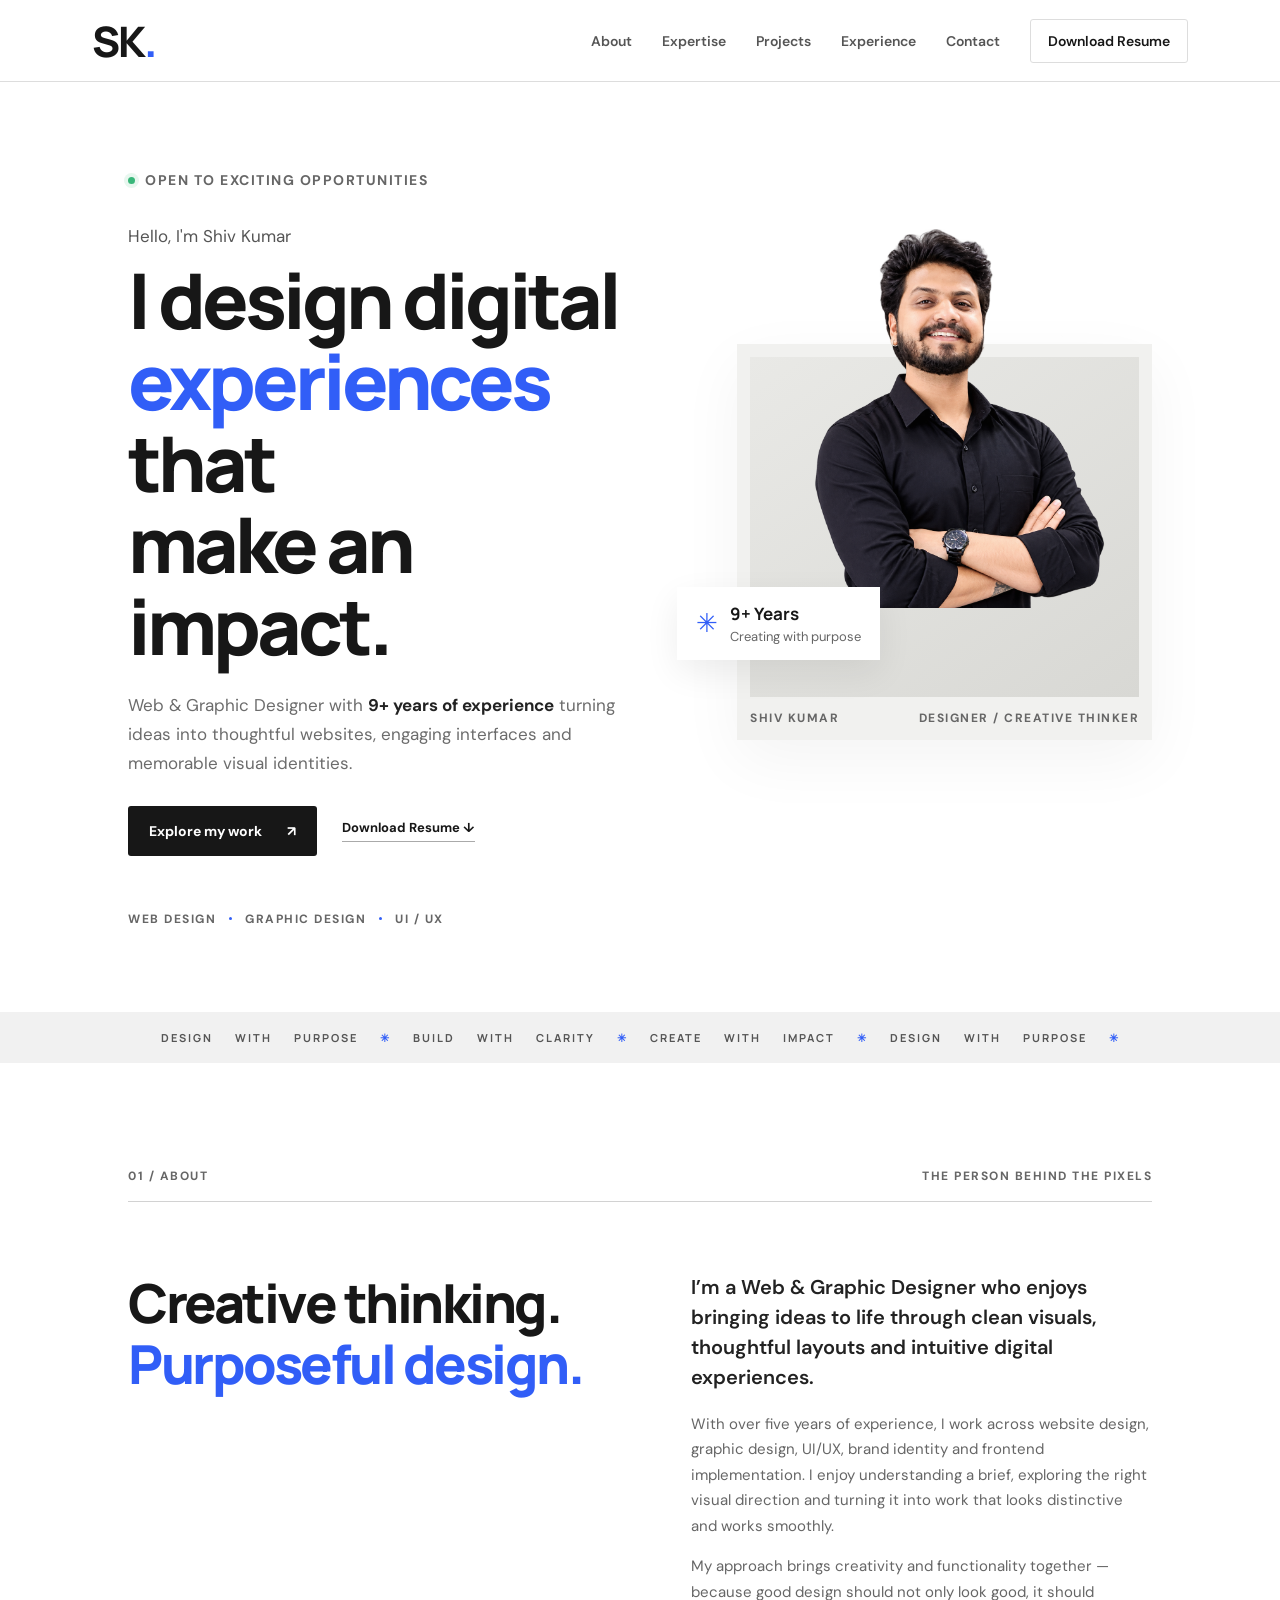
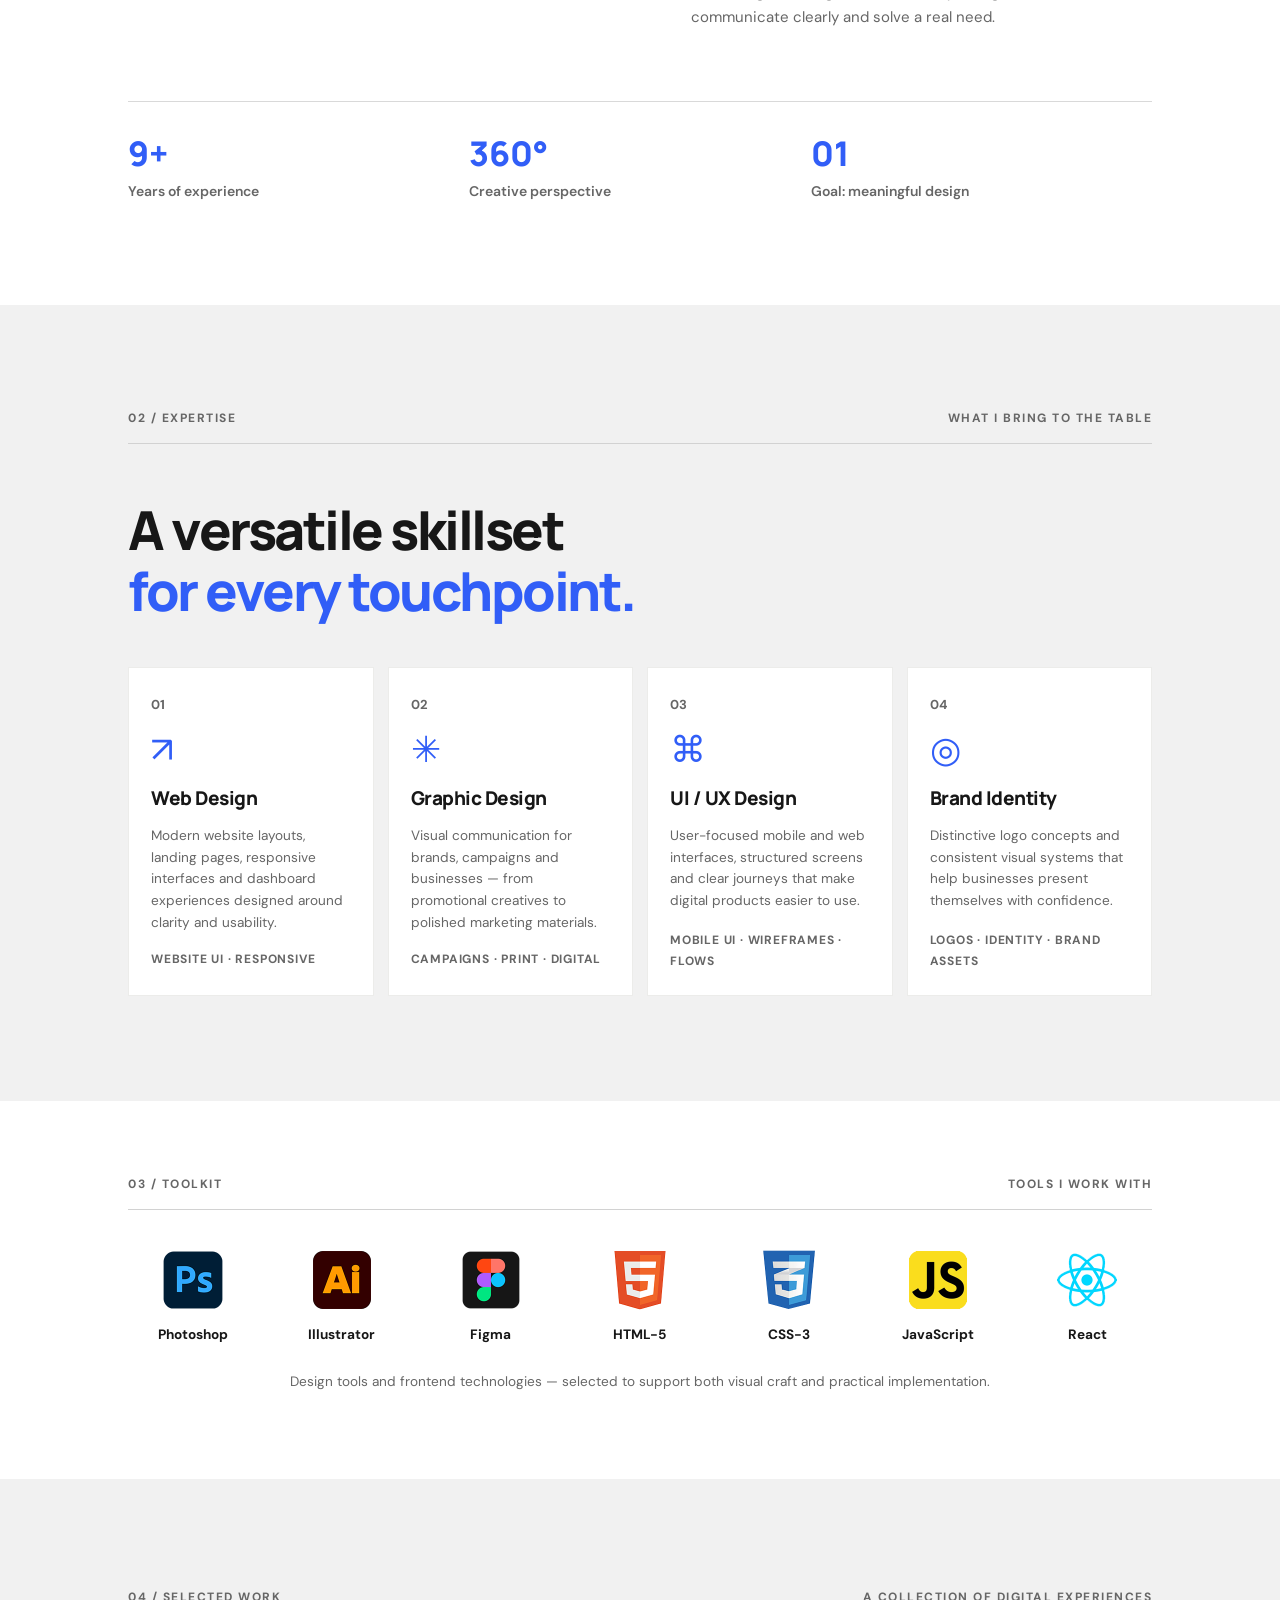
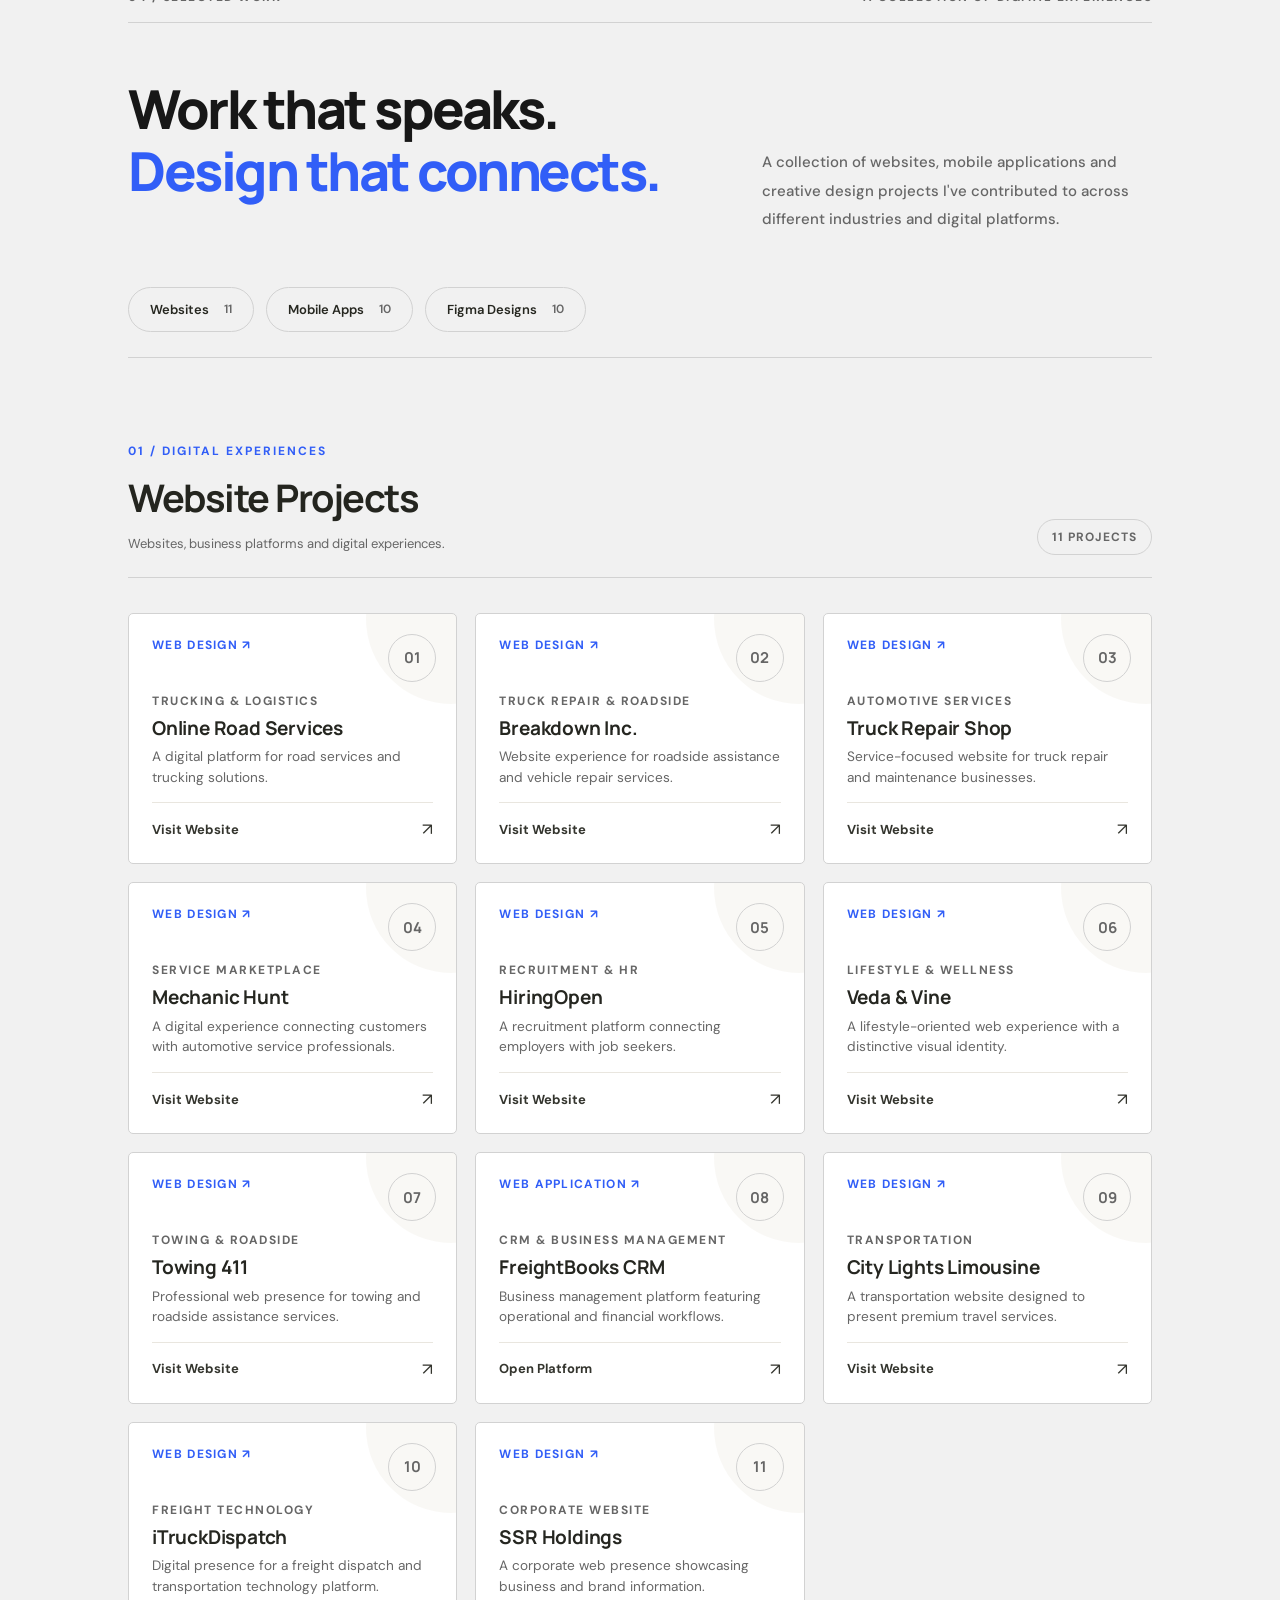
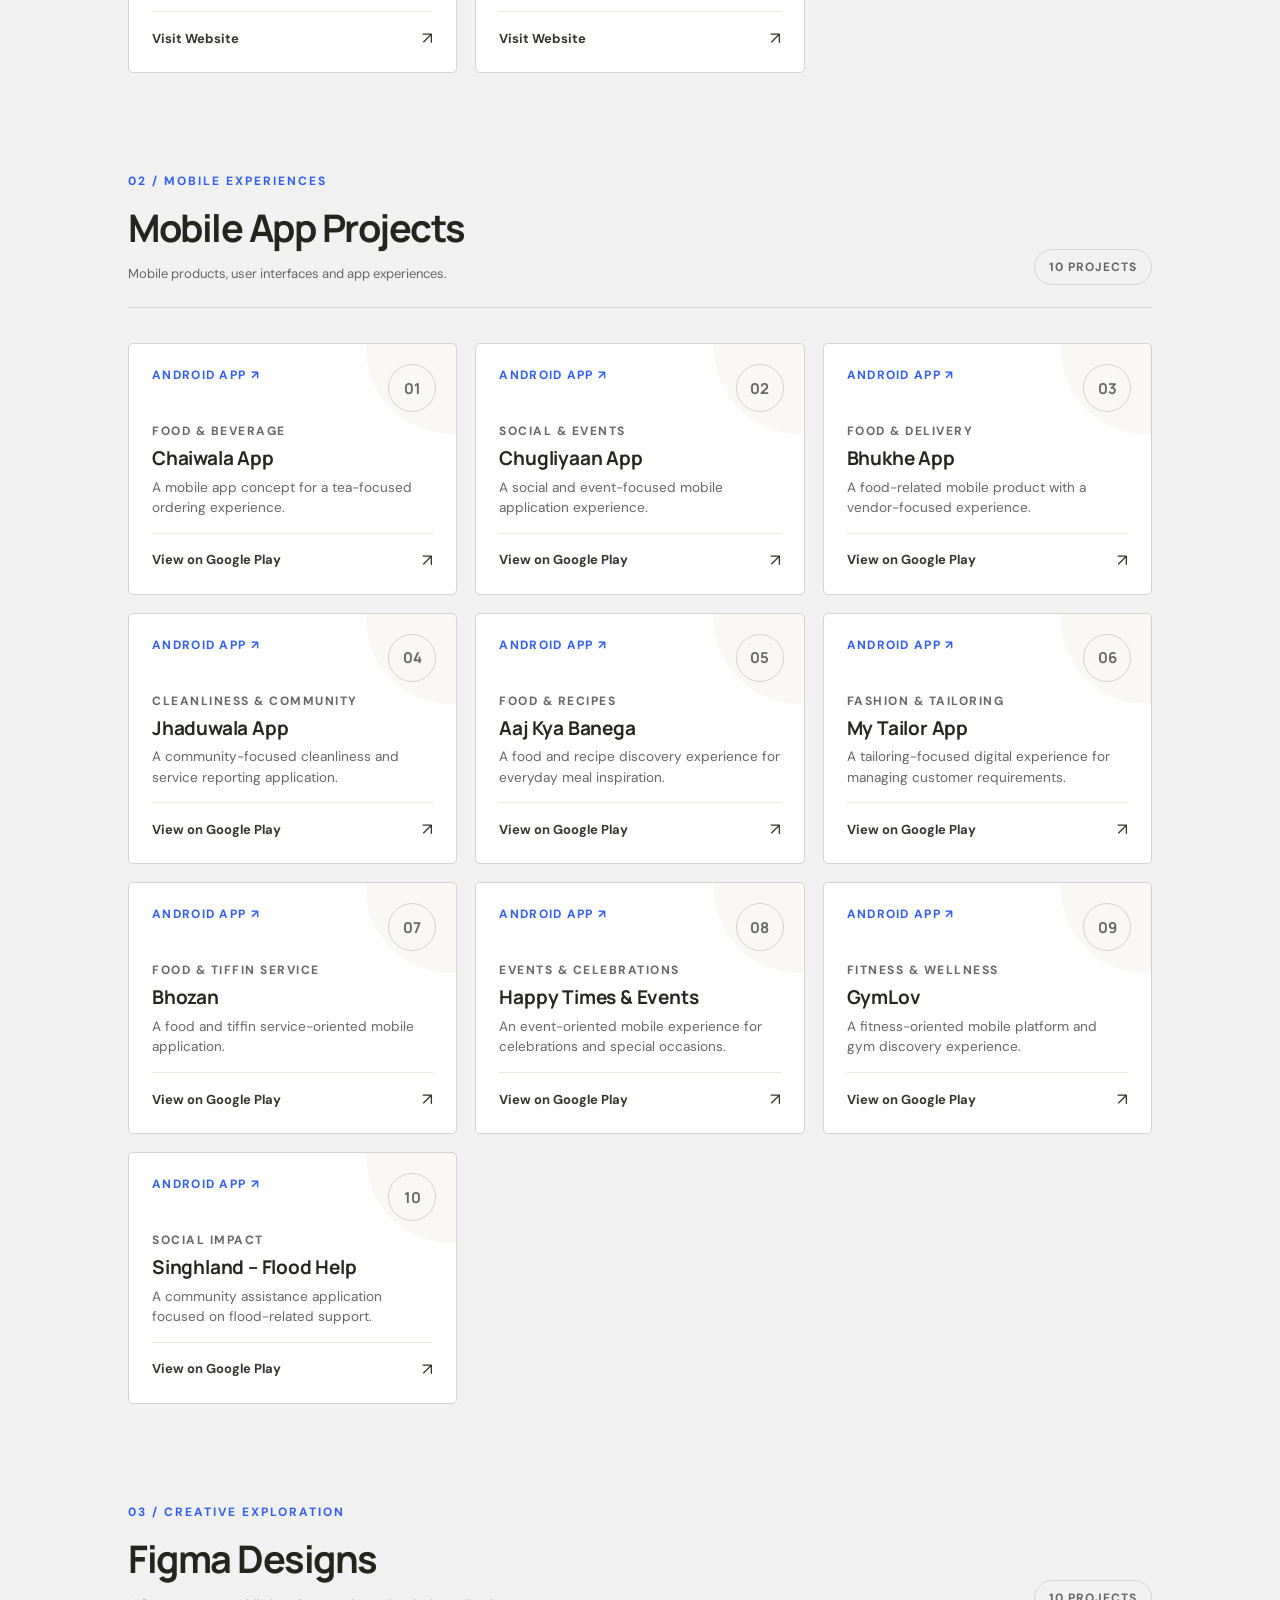
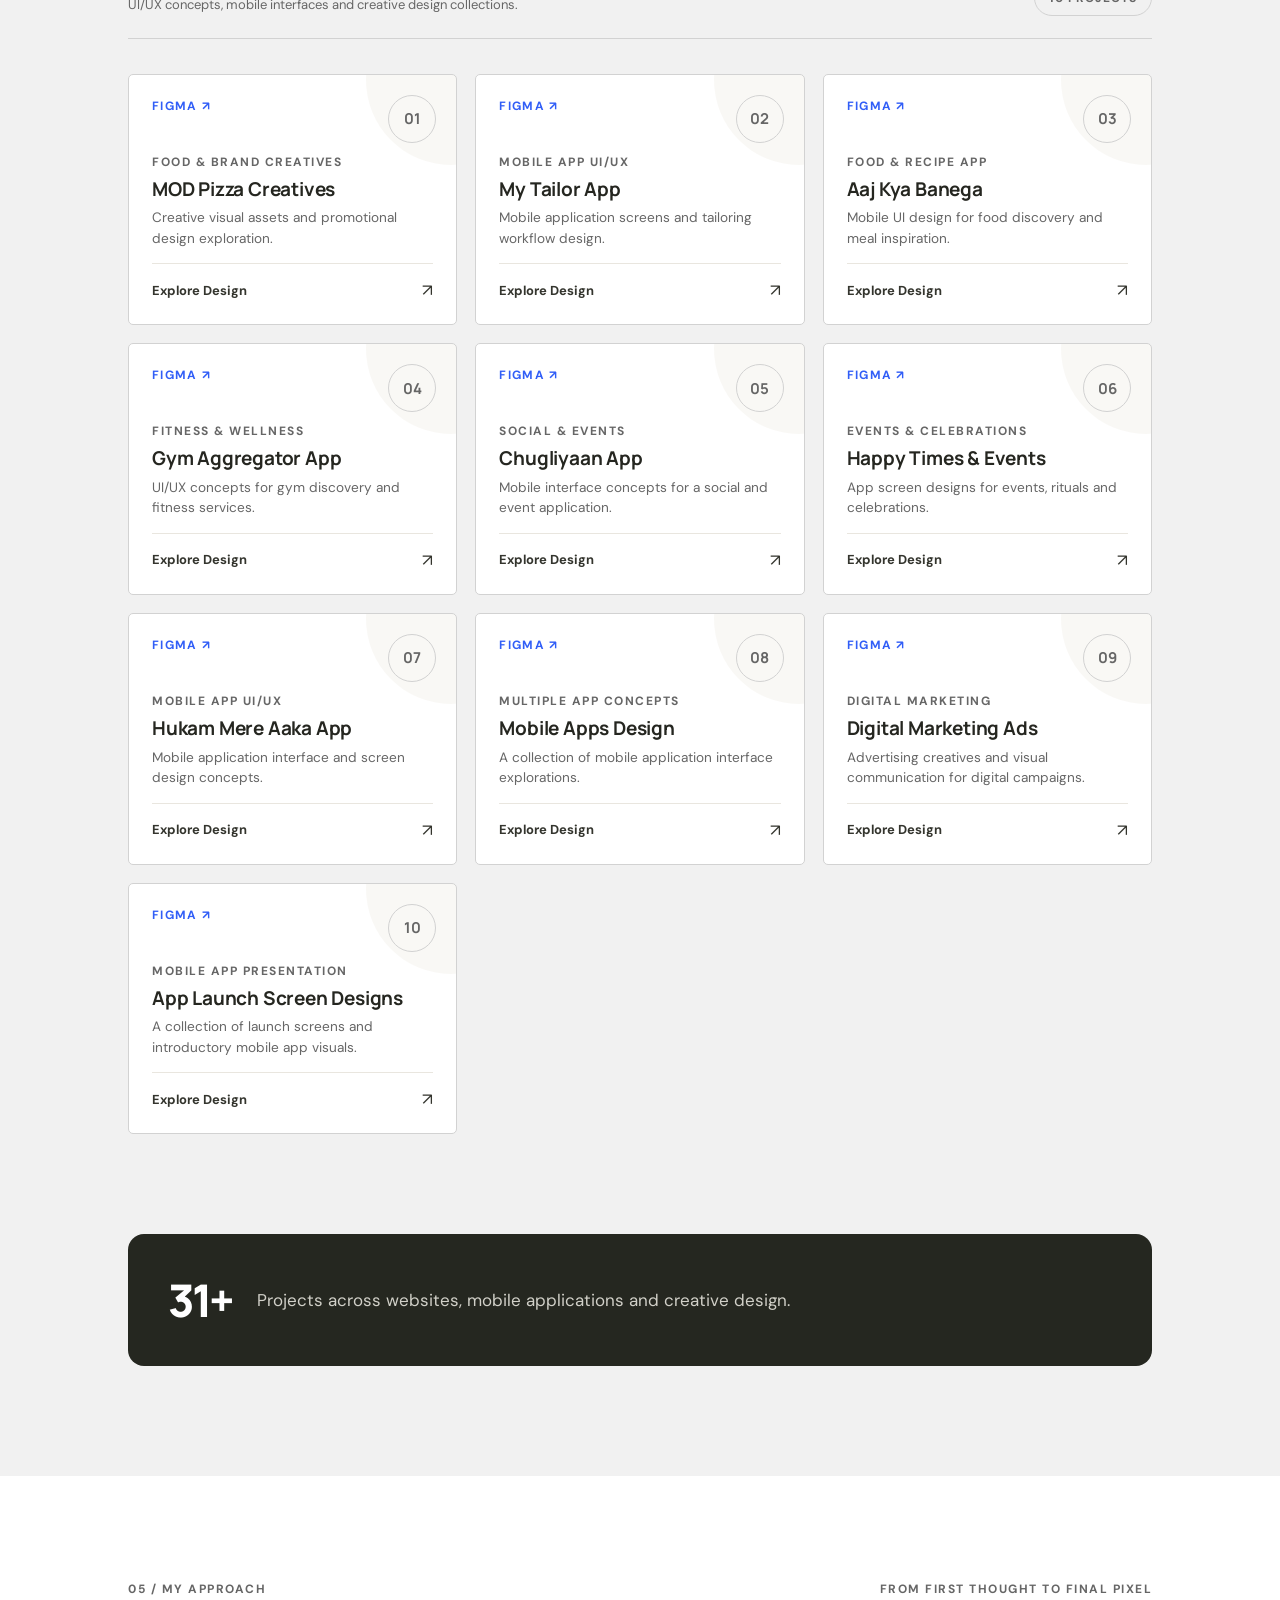
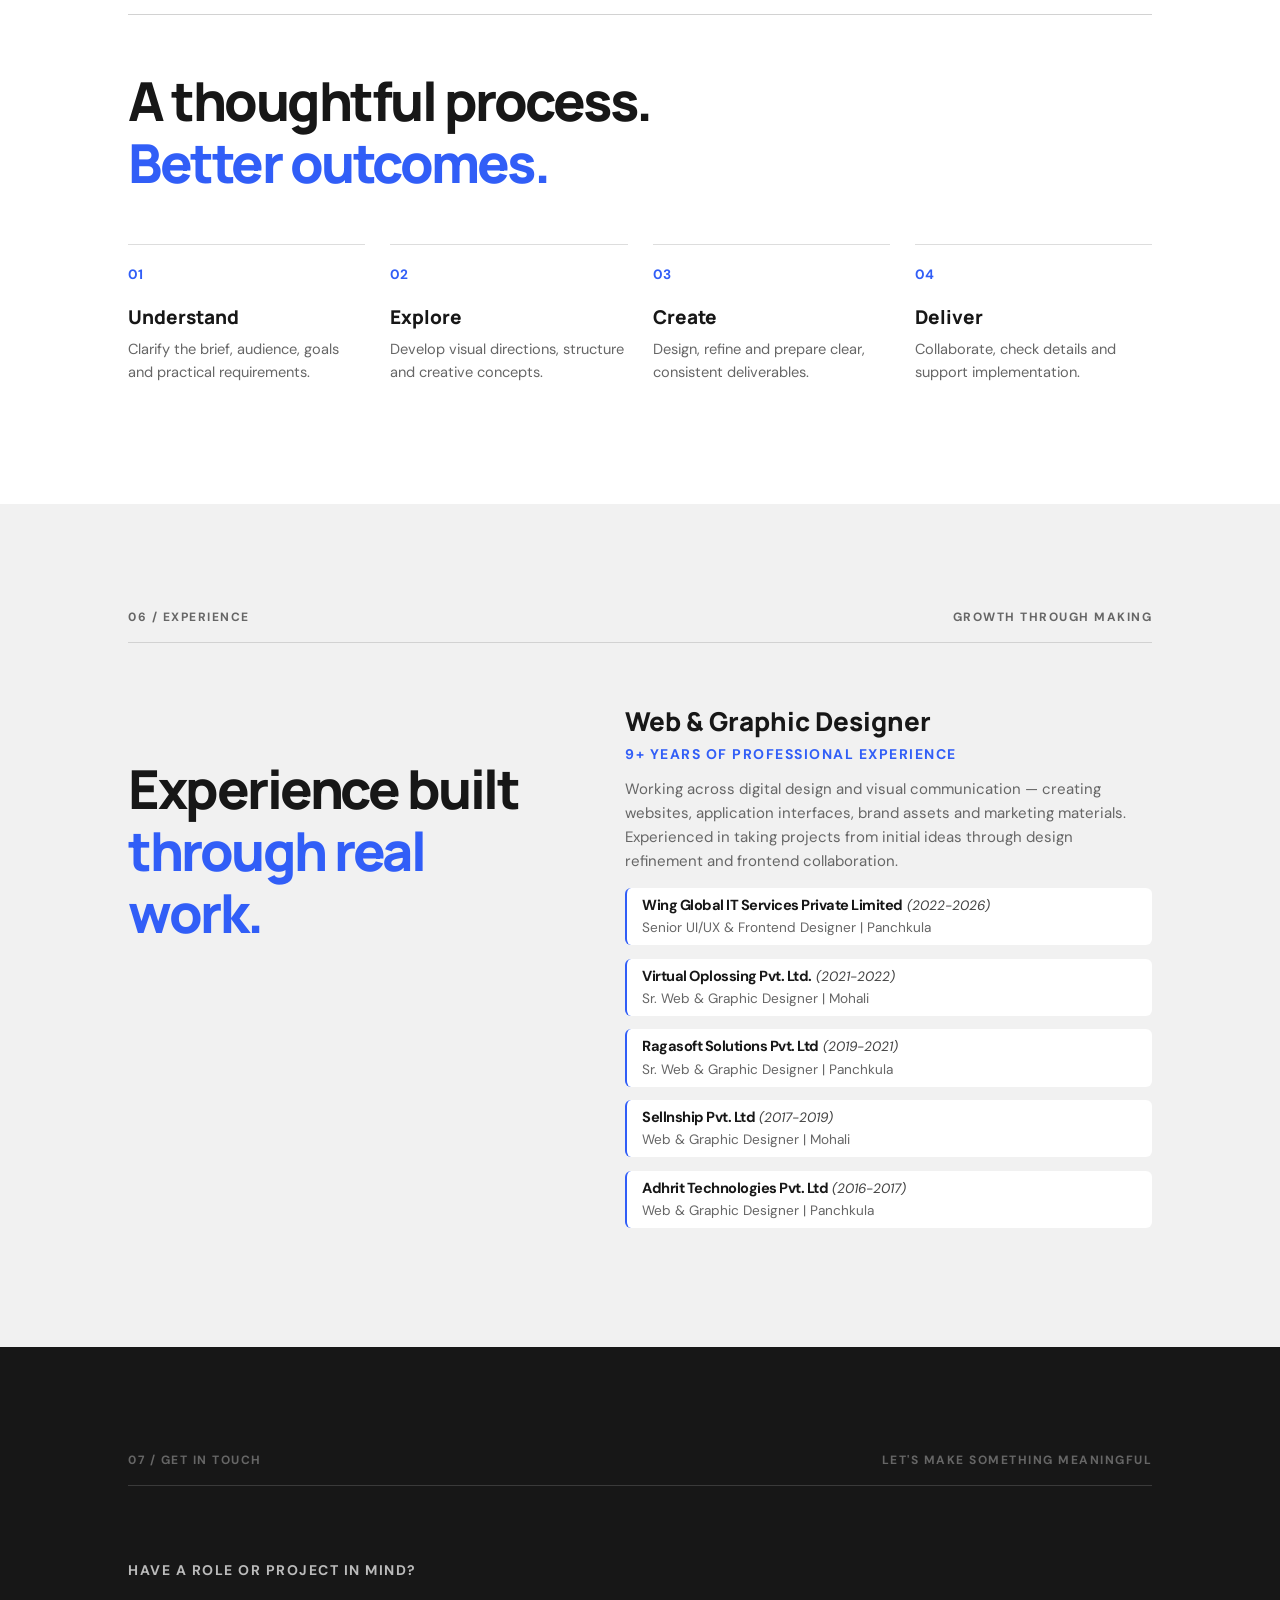
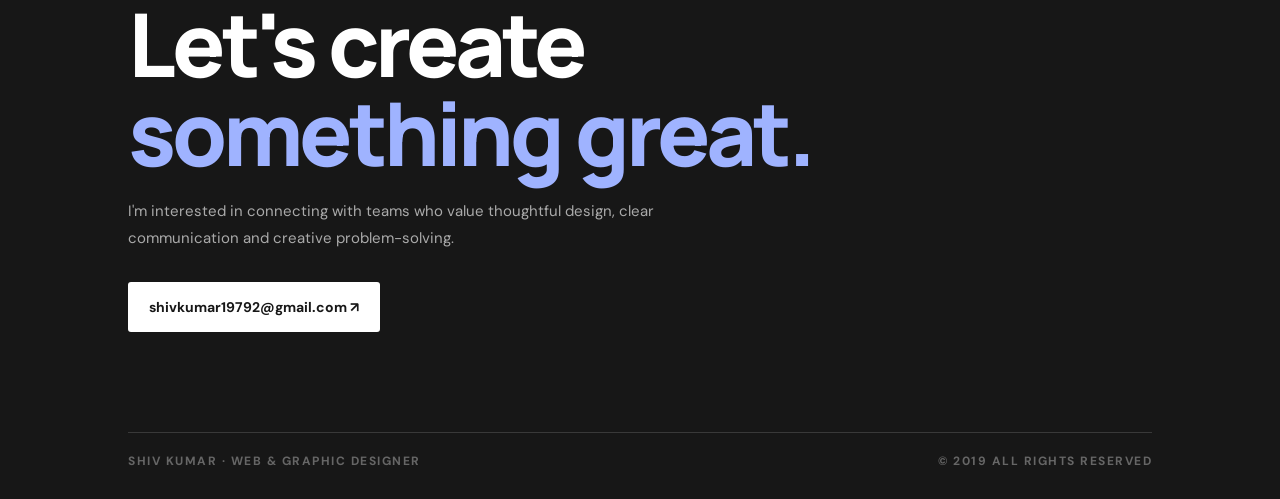
<file: index.html>
<!doctype html>
<html lang="en">
<head>
  <meta charset="utf-8">
  <meta name="viewport" content="width=device-width, initial-scale=1">
  <link rel="icon" type="image/x-icon" href="favicon.ico">
  <meta name="description" content="Shiv Kumar — Web & Graphic Designer with 9+ years of experience creating digital experiences, brand identities and responsive interfaces.">
  <title>Shiv Kumar — Web & Graphic Designer</title>
  <link rel="preconnect" href="https://fonts.googleapis.com">
  <link rel="preconnect" href="https://fonts.gstatic.com" crossorigin>
  <link href="https://fonts.googleapis.com/css2?family=DM+Sans:wght@400;500;600;700&family=Manrope:wght@400;500;600;700;800&display=swap" rel="stylesheet">
  <link rel="stylesheet" href="style.css">
</head>
<body>
  <header class="site-header">
    <a class="brand" href="#home" aria-label="Shiv Kumar home">SK<span>.</span></a>
    <button class="menu-toggle" aria-label="Toggle navigation" aria-expanded="false">☰</button>
    <nav class="nav" id="nav">
      <a href="#about">About</a><a href="#services">Expertise</a><a href="#work">Projects</a><a href="#experience">Experience</a><a href="#contact">Contact</a>
      <a class="nav-cta" href="shiv-resume.pdf" target="_blank" download>Download Resume</a>
    </nav>
  </header>

  <main>
    <section class="hero section" id="home">
      <div class="hero-copy">
        <p class="eyebrow"><span class="availability-dot"></span> OPEN TO EXCITING OPPORTUNITIES</p>
        <p class="intro">Hello, I'm Shiv Kumar</p>
        <h1>I design digital<br><span>experiences</span> that<br>make an impact.</h1>
        <p class="hero-text">Web & Graphic Designer with <strong>9+ years of experience</strong> turning ideas into thoughtful websites, engaging interfaces and memorable visual identities.</p>
        <div class="hero-actions">
          <a class="button button-dark" href="#work">Explore my work <span>↗</span></a>
          <a class="text-link" href="shiv-resume.pdf" target="_blank" download>Download Resume <span>↓</span></a>
        </div>
        <div class="hero-meta"><span>WEB DESIGN</span><i></i><span>GRAPHIC DESIGN</span><i></i><span>UI / UX</span></div>
      </div>
      <div class="hero-visual">
        <div class="photo-frame">
          <div class="photo-placeholder">
           <img src="assets/shiv-portrait.png"/>
          </div>
          <div class="photo-caption"><span>SHIV KUMAR</span><span>DESIGNER / CREATIVE THINKER</span></div>
        </div>
        <div class="floating-note"><span class="note-star">✳</span><div><strong>9+ Years</strong><small>Creating with purpose</small></div></div>
        <!-- <div class="visual-index">01 — 05</div> -->
      </div>
    </section>

    <section class="ticker" aria-label="Areas of work"><div>DESIGN WITH PURPOSE <b>✳</b> BUILD WITH CLARITY <b>✳</b> CREATE WITH IMPACT <b>✳</b> DESIGN WITH PURPOSE <b>✳</b></div></section>

    <section class="section about" id="about">
      <div class="section-label"><span>01 / ABOUT</span><span>THE PERSON BEHIND THE PIXELS</span></div>
      <div class="about-grid">
        <h2>Creative thinking.<br><em>Purposeful design.</em></h2>
        <div class="about-copy">
          <p class="lead">I’m a Web & Graphic Designer who enjoys bringing ideas to life through clean visuals, thoughtful layouts and intuitive digital experiences.</p>
          <p>With over five years of experience, I work across website design, graphic design, UI/UX, brand identity and frontend implementation. I enjoy understanding a brief, exploring the right visual direction and turning it into work that looks distinctive and works smoothly.</p>
          <p>My approach brings creativity and functionality together — because good design should not only look good, it should communicate clearly and solve a real need.</p>
        </div>
      </div>
      <div class="stats">
        <div><strong>9+</strong><span>Years of experience</span></div>
        <div><strong>360°</strong><span>Creative perspective</span></div>
        <div><strong>01</strong><span>Goal: meaningful design</span></div>
      </div>
    </section>

    <section class="section expertise" id="services">
      <div class="section-label"><span>02 / EXPERTISE</span><span>WHAT I BRING TO THE TABLE</span></div>
      <h2 class="section-heading">A versatile skillset<br><em>for every touchpoint.</em></h2>
      <div class="service-grid">
        <article class="service-card"><span class="card-number">01</span><div class="service-icon">↗</div><h3>Web Design</h3><p>Modern website layouts, landing pages, responsive interfaces and dashboard experiences designed around clarity and usability.</p><span class="tag-list">WEBSITE UI · RESPONSIVE</span></article>
        <article class="service-card"><span class="card-number">02</span><div class="service-icon">✳</div><h3>Graphic Design</h3><p>Visual communication for brands, campaigns and businesses — from promotional creatives to polished marketing materials.</p><span class="tag-list">CAMPAIGNS · PRINT · DIGITAL</span></article>
        <article class="service-card"><span class="card-number">03</span><div class="service-icon">⌘</div><h3>UI / UX Design</h3><p>User-focused mobile and web interfaces, structured screens and clear journeys that make digital products easier to use.</p><span class="tag-list">MOBILE UI · WIREFRAMES · FLOWS</span></article>
        <article class="service-card"><span class="card-number">04</span><div class="service-icon">◎</div><h3>Brand Identity</h3><p>Distinctive logo concepts and consistent visual systems that help businesses present themselves with confidence.</p><span class="tag-list">LOGOS · IDENTITY · BRAND ASSETS</span></article>
      </div>
    </section>

    <section class="section tools">
      <div class="section-label"><span>03 / TOOLKIT</span><span>TOOLS I WORK WITH</span></div>
      <div class="tools-row">
        <div><span class="tool-mark"><img src="assets/photoshop.png"/></span><strong>Photoshop</strong></div>
        <div><span class="tool-mark"><img src="assets/illustrator.png"/></span><strong>Illustrator</strong></div>
        <div><span class="tool-mark"><img src="assets/figma.png"/></span><strong>Figma</strong></div>
        <div><span class="tool-mark"><img src="assets/html5.png"/></span><strong>HTML-5</strong></div>
        <div><span class="tool-mark"><img src="assets/css3.png"/></span><strong>CSS-3</strong></div>
        <div><span class="tool-mark"><img src="assets/jsicon.png"/></span><strong>JavaScript</strong></div>
        <div><span class="tool-mark"><img src="assets/react.png"/></span><strong>React</strong></div>
      </div>
      <p class="tools-note">Design tools and frontend technologies — selected to support both visual craft and practical implementation.</p>
    </section>


<section class="section work portfolio-work" id="work">

  <div class="section-label">
    <span>04 / SELECTED WORK</span>
    <span>A COLLECTION OF DIGITAL EXPERIENCES</span>
  </div>

  <div class="work-heading">
    <h2 class="section-heading">
      Work that speaks.<br>
      <em>Design that connects.</em>
    </h2>
    <p>
      A collection of websites, mobile applications and creative
      design projects I've contributed to across different
      industries and digital platforms.
    </p>
  </div>

  <!-- PROJECT NAVIGATION -->
  <div class="project-navigation">
    <a href="#website-projects">Websites <span>11</span></a>
    <a href="#mobile-projects">Mobile Apps <span>10</span></a>
    <a href="#figma-projects">Figma Designs <span>10</span></a>
  </div>

  <!-- WEBSITE PROJECTS -->
  <div class="project-category" id="website-projects">

    <div class="category-heading">
      <div>
        <span class="category-index">01 / DIGITAL EXPERIENCES</span>
        <h3>Website Projects</h3>
        <p>Websites, business platforms and digital experiences.</p>
      </div>
      <span class="category-count">11 PROJECTS</span>
    </div>

    <div class="project-grid">

      <a class="portfolio-card" href="https://www.onlineroadservices.com/" target="_blank" rel="noopener noreferrer">
        <div class="portfolio-card-top"><span>WEB DESIGN ↗</span></div>
        <div class="portfolio-card-icon">01</div>
        <div class="portfolio-card-info">
          <span class="project-type">TRUCKING & LOGISTICS</span>
          <h3>Online Road Services</h3>
          <p>A digital platform for road services and trucking solutions.</p>
          <span class="project-visit">Visit Website <b>↗</b></span>
        </div>
      </a>

      <a class="portfolio-card" href="https://breakdowninc.net/home" target="_blank" rel="noopener noreferrer">
        <div class="portfolio-card-top"><span>WEB DESIGN ↗</span></div>
        <div class="portfolio-card-icon">02</div>
        <div class="portfolio-card-info">
          <span class="project-type">TRUCK REPAIR & ROADSIDE</span>
          <h3>Breakdown Inc.</h3>
          <p>Website experience for roadside assistance and vehicle repair services.</p>
          <span class="project-visit">Visit Website <b>↗</b></span>
        </div>
      </a>

      <a class="portfolio-card" href="https://truckrepairshop.net/" target="_blank" rel="noopener noreferrer">
        <div class="portfolio-card-top"><span>WEB DESIGN ↗</span></div>
        <div class="portfolio-card-icon">03</div>
        <div class="portfolio-card-info">
          <span class="project-type">AUTOMOTIVE SERVICES</span>
          <h3>Truck Repair Shop</h3>
          <p>Service-focused website for truck repair and maintenance businesses.</p>
          <span class="project-visit">Visit Website <b>↗</b></span>
        </div>
      </a>

      <a class="portfolio-card" href="https://www.mechanichunt.com/" target="_blank" rel="noopener noreferrer">
        <div class="portfolio-card-top"><span>WEB DESIGN ↗</span></div>
        <div class="portfolio-card-icon">04</div>
        <div class="portfolio-card-info">
          <span class="project-type">SERVICE MARKETPLACE</span>
          <h3>Mechanic Hunt</h3>
          <p>A digital experience connecting customers with automotive service professionals.</p>
          <span class="project-visit">Visit Website <b>↗</b></span>
        </div>
      </a>

      <a class="portfolio-card" href="https://hiringopen.com/" target="_blank" rel="noopener noreferrer">
        <div class="portfolio-card-top"><span>WEB DESIGN ↗</span></div>
        <div class="portfolio-card-icon">05</div>
        <div class="portfolio-card-info">
          <span class="project-type">RECRUITMENT & HR</span>
          <h3>HiringOpen</h3>
          <p>A recruitment platform connecting employers with job seekers.</p>
          <span class="project-visit">Visit Website <b>↗</b></span>
        </div>
      </a>

      <a class="portfolio-card" href="https://vedaandvine.com/" target="_blank" rel="noopener noreferrer">
        <div class="portfolio-card-top"><span>WEB DESIGN ↗</span></div>
        <div class="portfolio-card-icon">06</div>
        <div class="portfolio-card-info">
          <span class="project-type">LIFESTYLE & WELLNESS</span>
          <h3>Veda & Vine</h3>
          <p>A lifestyle-oriented web experience with a distinctive visual identity.</p>
          <span class="project-visit">Visit Website <b>↗</b></span>
        </div>
      </a>

      <a class="portfolio-card" href="https://towing411.net/" target="_blank" rel="noopener noreferrer">
        <div class="portfolio-card-top"><span>WEB DESIGN ↗</span></div>
        <div class="portfolio-card-icon">07</div>
        <div class="portfolio-card-info">
          <span class="project-type">TOWING & ROADSIDE</span>
          <h3>Towing 411</h3>
          <p>Professional web presence for towing and roadside assistance services.</p>
          <span class="project-visit">Visit Website <b>↗</b></span>
        </div>
      </a>

      <a class="portfolio-card" href="https://freightbooks.net/login" target="_blank" rel="noopener noreferrer">
        <div class="portfolio-card-top"><span>WEB APPLICATION ↗</span></div>
        <div class="portfolio-card-icon">08</div>
        <div class="portfolio-card-info">
          <span class="project-type">CRM & BUSINESS MANAGEMENT</span>
          <h3>FreightBooks CRM</h3>
          <p>Business management platform featuring operational and financial workflows.</p>
          <span class="project-visit">Open Platform <b>↗</b></span>
        </div>
      </a>

      <a class="portfolio-card" href="https://citylightslimousine.com/index" target="_blank" rel="noopener noreferrer">
        <div class="portfolio-card-top"><span>WEB DESIGN ↗</span></div>
        <div class="portfolio-card-icon">09</div>
        <div class="portfolio-card-info">
          <span class="project-type">TRANSPORTATION</span>
          <h3>City Lights Limousine</h3>
          <p>A transportation website designed to present premium travel services.</p>
          <span class="project-visit">Visit Website <b>↗</b></span>
        </div>
      </a>

      <a class="portfolio-card" href="https://www.itruckdispatch.com/" target="_blank" rel="noopener noreferrer">
        <div class="portfolio-card-top"><span>WEB DESIGN ↗</span></div>
        <div class="portfolio-card-icon">10</div>
        <div class="portfolio-card-info">
          <span class="project-type">FREIGHT TECHNOLOGY</span>
          <h3>iTruckDispatch</h3>
          <p>Digital presence for a freight dispatch and transportation technology platform.</p>
          <span class="project-visit">Visit Website <b>↗</b></span>
        </div>
      </a>

      <a class="portfolio-card" href="https://ssrholdings.net/" target="_blank" rel="noopener noreferrer">
        <div class="portfolio-card-top"><span>WEB DESIGN ↗</span></div>
        <div class="portfolio-card-icon">11</div>
        <div class="portfolio-card-info">
          <span class="project-type">CORPORATE WEBSITE</span>
          <h3>SSR Holdings</h3>
          <p>A corporate web presence showcasing business and brand information.</p>
          <span class="project-visit">Visit Website <b>↗</b></span>
        </div>
      </a>

    </div>
  </div>


  <!-- MOBILE APP PROJECTS -->
  <div class="project-category" id="mobile-projects">

    <div class="category-heading">
      <div>
        <span class="category-index">02 / MOBILE EXPERIENCES</span>
        <h3>Mobile App Projects</h3>
        <p>Mobile products, user interfaces and app experiences.</p>
      </div>
      <span class="category-count">10 PROJECTS</span>
    </div>

    <div class="project-grid">

      <a class="portfolio-card mobile-card" href="https://play.google.com/store/search?q=chai+wala+app&c=apps&hl=en" target="_blank" rel="noopener noreferrer">
        <div class="portfolio-card-top"><span>ANDROID APP ↗</span></div>
        <div class="portfolio-card-icon">01</div>
        <div class="portfolio-card-info">
          <span class="project-type">FOOD & BEVERAGE</span>
          <h3>Chaiwala App</h3>
          <p>A mobile app concept for a tea-focused ordering experience.</p>
          <span class="project-visit">View on Google Play <b>↗</b></span>
        </div>
      </a>

      <a class="portfolio-card mobile-card" href="https://play.google.com/store/apps/details?id=com.event.chugliyaan&hl=en" target="_blank" rel="noopener noreferrer">
        <div class="portfolio-card-top"><span>ANDROID APP ↗</span></div>
        <div class="portfolio-card-icon">02</div>
        <div class="portfolio-card-info">
          <span class="project-type">SOCIAL & EVENTS</span>
          <h3>Chugliyaan App</h3>
          <p>A social and event-focused mobile application experience.</p>
          <span class="project-visit">View on Google Play <b>↗</b></span>
        </div>
      </a>

      <a class="portfolio-card mobile-card" href="https://play.google.com/store/apps/details?id=vendorapp.bhukhe.com" target="_blank" rel="noopener noreferrer">
        <div class="portfolio-card-top"><span>ANDROID APP ↗</span></div>
        <div class="portfolio-card-icon">03</div>
        <div class="portfolio-card-info">
          <span class="project-type">FOOD & DELIVERY</span>
          <h3>Bhukhe App</h3>
          <p>A food-related mobile product with a vendor-focused experience.</p>
          <span class="project-visit">View on Google Play <b>↗</b></span>
        </div>
      </a>

      <a class="portfolio-card mobile-card" href="https://play.google.com/store/apps/details?id=app.jhaduwala.com" target="_blank" rel="noopener noreferrer">
        <div class="portfolio-card-top"><span>ANDROID APP ↗</span></div>
        <div class="portfolio-card-icon">04</div>
        <div class="portfolio-card-info">
          <span class="project-type">CLEANLINESS & COMMUNITY</span>
          <h3>Jhaduwala App</h3>
          <p>A community-focused cleanliness and service reporting application.</p>
          <span class="project-visit">View on Google Play <b>↗</b></span>
        </div>
      </a>

      <a class="portfolio-card mobile-card" href="https://play.google.com/store/apps/details?id=com.aajkyabanega" target="_blank" rel="noopener noreferrer">
        <div class="portfolio-card-top"><span>ANDROID APP ↗</span></div>
        <div class="portfolio-card-icon">05</div>
        <div class="portfolio-card-info">
          <span class="project-type">FOOD & RECIPES</span>
          <h3>Aaj Kya Banega</h3>
          <p>A food and recipe discovery experience for everyday meal inspiration.</p>
          <span class="project-visit">View on Google Play <b>↗</b></span>
        </div>
      </a>

      <a class="portfolio-card mobile-card" href="https://play.google.com/store/apps/details?id=com.tailor.detail.tailor" target="_blank" rel="noopener noreferrer">
        <div class="portfolio-card-top"><span>ANDROID APP ↗</span></div>
        <div class="portfolio-card-icon">06</div>
        <div class="portfolio-card-info">
          <span class="project-type">FASHION & TAILORING</span>
          <h3>My Tailor App</h3>
          <p>A tailoring-focused digital experience for managing customer requirements.</p>
          <span class="project-visit">View on Google Play <b>↗</b></span>
        </div>
      </a>

      <a class="portfolio-card mobile-card" href="https://play.google.com/store/apps/details?id=com.bhozan.tiffin" target="_blank" rel="noopener noreferrer">
        <div class="portfolio-card-top"><span>ANDROID APP ↗</span></div>
        <div class="portfolio-card-icon">07</div>
        <div class="portfolio-card-info">
          <span class="project-type">FOOD & TIFFIN SERVICE</span>
          <h3>Bhozan</h3>
          <p>A food and tiffin service-oriented mobile application.</p>
          <span class="project-visit">View on Google Play <b>↗</b></span>
        </div>
      </a>

      <a class="portfolio-card mobile-card" href="https://play.google.com/store/apps/details?id=com.happytime.events" target="_blank" rel="noopener noreferrer">
        <div class="portfolio-card-top"><span>ANDROID APP ↗</span></div>
        <div class="portfolio-card-icon">08</div>
        <div class="portfolio-card-info">
          <span class="project-type">EVENTS & CELEBRATIONS</span>
          <h3>Happy Times & Events</h3>
          <p>An event-oriented mobile experience for celebrations and special occasions.</p>
          <span class="project-visit">View on Google Play <b>↗</b></span>
        </div>
      </a>

      <a class="portfolio-card mobile-card" href="https://play.google.com/store/apps/details?id=com.gym.love" target="_blank" rel="noopener noreferrer">
        <div class="portfolio-card-top"><span>ANDROID APP ↗</span></div>
        <div class="portfolio-card-icon">09</div>
        <div class="portfolio-card-info">
          <span class="project-type">FITNESS & WELLNESS</span>
          <h3>GymLov</h3>
          <p>A fitness-oriented mobile platform and gym discovery experience.</p>
          <span class="project-visit">View on Google Play <b>↗</b></span>
        </div>
      </a>

      <a class="portfolio-card mobile-card" href="https://play.google.com/store/apps/details?id=com.singhland.floodhelp" target="_blank" rel="noopener noreferrer">
        <div class="portfolio-card-top"><span>ANDROID APP ↗</span></div>
        <div class="portfolio-card-icon">10</div>
        <div class="portfolio-card-info">
          <span class="project-type">SOCIAL IMPACT</span>
          <h3>Singhland – Flood Help</h3>
          <p>A community assistance application focused on flood-related support.</p>
          <span class="project-visit">View on Google Play <b>↗</b></span>
        </div>
      </a>

    </div>
  </div>


  <!-- FIGMA PROJECTS -->
  <div class="project-category" id="figma-projects">

    <div class="category-heading">
      <div>
        <span class="category-index">03 / CREATIVE EXPLORATION</span>
        <h3>Figma Designs</h3>
        <p>UI/UX concepts, mobile interfaces and creative design collections.</p>
      </div>
      <span class="category-count">10 PROJECTS</span>
    </div>

    <div class="project-grid">

      <a class="portfolio-card figma-card" href="https://www.figma.com/design/wxTiwKzNvjlDgJmyCW51T6/MOD-Pizza-Creatives?node-id=1002-371" target="_blank" rel="noopener noreferrer">
        <div class="portfolio-card-top"><span>FIGMA ↗</span></div>
        <div class="portfolio-card-icon">01</div>
        <div class="portfolio-card-info">
          <span class="project-type">FOOD & BRAND CREATIVES</span>
          <h3>MOD Pizza Creatives</h3>
          <p>Creative visual assets and promotional design exploration.</p>
          <span class="project-visit">Explore Design <b>↗</b></span>
        </div>
      </a>

      <a class="portfolio-card figma-card" href="https://www.figma.com/design/z1meczhCnAkGznkV7JLfQ3/My-Tailor-App?node-id=0-1&p=f" target="_blank" rel="noopener noreferrer">
        <div class="portfolio-card-top"><span>FIGMA ↗</span></div>
        <div class="portfolio-card-icon">02</div>
        <div class="portfolio-card-info">
          <span class="project-type">MOBILE APP UI/UX</span>
          <h3>My Tailor App</h3>
          <p>Mobile application screens and tailoring workflow design.</p>
          <span class="project-visit">Explore Design <b>↗</b></span>
        </div>
      </a>

      <a class="portfolio-card figma-card" href="https://www.figma.com/design/CNz31s1aHfh4O8TecEwZBo/Aaj-Kya-Bnega-Mobile-App?node-id=730-2&p=f" target="_blank" rel="noopener noreferrer">
        <div class="portfolio-card-top"><span>FIGMA ↗</span></div>
        <div class="portfolio-card-icon">03</div>
        <div class="portfolio-card-info">
          <span class="project-type">FOOD & RECIPE APP</span>
          <h3>Aaj Kya Banega</h3>
          <p>Mobile UI design for food discovery and meal inspiration.</p>
          <span class="project-visit">Explore Design <b>↗</b></span>
        </div>
      </a>

      <a class="portfolio-card figma-card" href="https://www.figma.com/design/mBYaP5BB5mn1q9GqGBYR9w/Gym-Aggregator?node-id=0-1&p=f" target="_blank" rel="noopener noreferrer">
        <div class="portfolio-card-top"><span>FIGMA ↗</span></div>
        <div class="portfolio-card-icon">04</div>
        <div class="portfolio-card-info">
          <span class="project-type">FITNESS & WELLNESS</span>
          <h3>Gym Aggregator App</h3>
          <p>UI/UX concepts for gym discovery and fitness services.</p>
          <span class="project-visit">Explore Design <b>↗</b></span>
        </div>
      </a>

      <a class="portfolio-card figma-card" href="https://www.figma.com/design/GfHf91c51MYetfeAPeuyJx/Kitty-Mobile-App?node-id=0-1&p=f" target="_blank" rel="noopener noreferrer">
        <div class="portfolio-card-top"><span>FIGMA ↗</span></div>
        <div class="portfolio-card-icon">05</div>
        <div class="portfolio-card-info">
          <span class="project-type">SOCIAL & EVENTS</span>
          <h3>Chugliyaan App</h3>
          <p>Mobile interface concepts for a social and event application.</p>
          <span class="project-visit">Explore Design <b>↗</b></span>
        </div>
      </a>

      <a class="portfolio-card figma-card" href="https://www.figma.com/design/dQSE4vPr96GliR6dvbkufe/Rituals-App-Screens-Design?node-id=0-1&p=f" target="_blank" rel="noopener noreferrer">
        <div class="portfolio-card-top"><span>FIGMA ↗</span></div>
        <div class="portfolio-card-icon">06</div>
        <div class="portfolio-card-info">
          <span class="project-type">EVENTS & CELEBRATIONS</span>
          <h3>Happy Times & Events</h3>
          <p>App screen designs for events, rituals and celebrations.</p>
          <span class="project-visit">Explore Design <b>↗</b></span>
        </div>
      </a>

      <a class="portfolio-card figma-card" href="https://www.figma.com/design/A8g6gWJ5b5OqZteJI4VzbP/Hukam-Mere-Aaka-App?node-id=2392-2&p=f" target="_blank" rel="noopener noreferrer">
        <div class="portfolio-card-top"><span>FIGMA ↗</span></div>
        <div class="portfolio-card-icon">07</div>
        <div class="portfolio-card-info">
          <span class="project-type">MOBILE APP UI/UX</span>
          <h3>Hukam Mere Aaka App</h3>
          <p>Mobile application interface and screen design concepts.</p>
          <span class="project-visit">Explore Design <b>↗</b></span>
        </div>
      </a>

      <a class="portfolio-card figma-card" href="https://www.figma.com/design/mCVA5qAEPzqIvep3pBG4uv/11-Mobile-Apps-Design?node-id=224-2&p=f" target="_blank" rel="noopener noreferrer">
        <div class="portfolio-card-top"><span>FIGMA ↗</span></div>
        <div class="portfolio-card-icon">08</div>
        <div class="portfolio-card-info">
          <span class="project-type">MULTIPLE APP CONCEPTS</span>
          <h3>Mobile Apps Design</h3>
          <p>A collection of mobile application interface explorations.</p>
          <span class="project-visit">Explore Design <b>↗</b></span>
        </div>
      </a>

      <a class="portfolio-card figma-card" href="https://www.figma.com/design/ofRldJfxfDSZhejmLmNqxf/Digital-Marketing-Ads-Design?node-id=4707-2&p=f" target="_blank" rel="noopener noreferrer">
        <div class="portfolio-card-top"><span>FIGMA ↗</span></div>
        <div class="portfolio-card-icon">09</div>
        <div class="portfolio-card-info">
          <span class="project-type">DIGITAL MARKETING</span>
          <h3>Digital Marketing Ads</h3>
          <p>Advertising creatives and visual communication for digital campaigns.</p>
          <span class="project-visit">Explore Design <b>↗</b></span>
        </div>
      </a>

      <a class="portfolio-card figma-card" href="https://www.figma.com/design/d8NbL9NDucufozQIltZ6tK/App-Launch-Screen-Shots?node-id=0-1&p=f" target="_blank" rel="noopener noreferrer">
        <div class="portfolio-card-top"><span>FIGMA ↗</span></div>
        <div class="portfolio-card-icon">10</div>
        <div class="portfolio-card-info">
          <span class="project-type">MOBILE APP PRESENTATION</span>
          <h3>App Launch Screen Designs</h3>
          <p>A collection of launch screens and introductory mobile app visuals.</p>
          <span class="project-visit">Explore Design <b>↗</b></span>
        </div>
      </a>

    </div>
  </div>

  <div class="portfolio-footer-note">
    <span>31+</span>
    <p>Projects across websites, mobile applications and creative design.</p>
  </div>

</section>

    <section class="section process">
      <div class="section-label"><span>05 / MY APPROACH</span><span>FROM FIRST THOUGHT TO FINAL PIXEL</span></div>
      <h2 class="section-heading">A thoughtful process.<br><em>Better outcomes.</em></h2>
      <div class="process-grid">
        <div><b>01</b><h3>Understand</h3><p>Clarify the brief, audience, goals and practical requirements.</p></div>
        <div><b>02</b><h3>Explore</h3><p>Develop visual directions, structure and creative concepts.</p></div>
        <div><b>03</b><h3>Create</h3><p>Design, refine and prepare clear, consistent deliverables.</p></div>
        <div><b>04</b><h3>Deliver</h3><p>Collaborate, check details and support implementation.</p></div>
      </div>
    </section>

    <section class="section experience" id="experience">
      <div class="section-label"><span>06 / EXPERIENCE</span><span>GROWTH THROUGH MAKING</span></div>
      <div class="experience-grid">
        <h2 class="section-heading">Experience built<br><em>through real <br>work.</em></h2>
        <div>
          <p class="experience-role">Web & Graphic Designer</p>
          <p class="experience-years">9+ YEARS OF PROFESSIONAL EXPERIENCE</p>
          <p class="experience-copy">Working across digital design and visual communication — creating websites,
            application interfaces, brand assets and marketing materials. Experienced in taking projects
            from initial ideas through design refinement and frontend collaboration.</p>

            <p class="experience-note">
              <strong>Wing Global IT Services Private Limited</strong> <span>(2022-2026)</span><br/>
              Senior UI/UX & Frontend Designer | Panchkula
            </p>

            <p class="experience-note">
              <strong>Virtual Oplossing Pvt. Ltd.</strong> <span>(2021-2022)</span><br/>
              Sr. Web & Graphic Designer | Mohali
            </p>

            <p class="experience-note">
              <strong>Ragasoft Solutions Pvt. Ltd</strong> <span>(2019-2021)</span><br/>
              Sr. Web & Graphic Designer | Panchkula
            </p>

            <p class="experience-note">
              <strong>Sellnship Pvt. Ltd</strong> <span>(2017-2019)</span><br/>
              Web & Graphic Designer | Mohali
            </p>

            <p class="experience-note">
              <strong>Adhrit Technologies Pvt. Ltd</strong> <span>(2016-2017)</span><br/>
              Web & Graphic Designer | Panchkula
            </p>

            </div>
          </div>
    </section>

    <section class="contact section" id="contact">
      <div class="section-label"><span>07 / GET IN TOUCH</span><span>LET'S MAKE SOMETHING MEANINGFUL</span></div>
      <p class="eyebrow">HAVE A ROLE OR PROJECT IN MIND?</p>
      <h2>Let's create<br><em>something great.</em></h2>
      <p class="contact-copy">I'm interested in connecting with teams who value thoughtful design, clear communication and creative problem-solving.</p>
      <a class="button button-light" href="mailto:shivkumar19792@gmail.com">shivkumar19792@gmail.com ↗</a>
      <div class="contact-bottom"><span>SHIV KUMAR · WEB & GRAPHIC DESIGNER</span><span>© 2019 ALL RIGHTS RESERVED</span></div>
    </section>
  </main>
  <script src="script.js"></script>
</body>
</html>
</file>
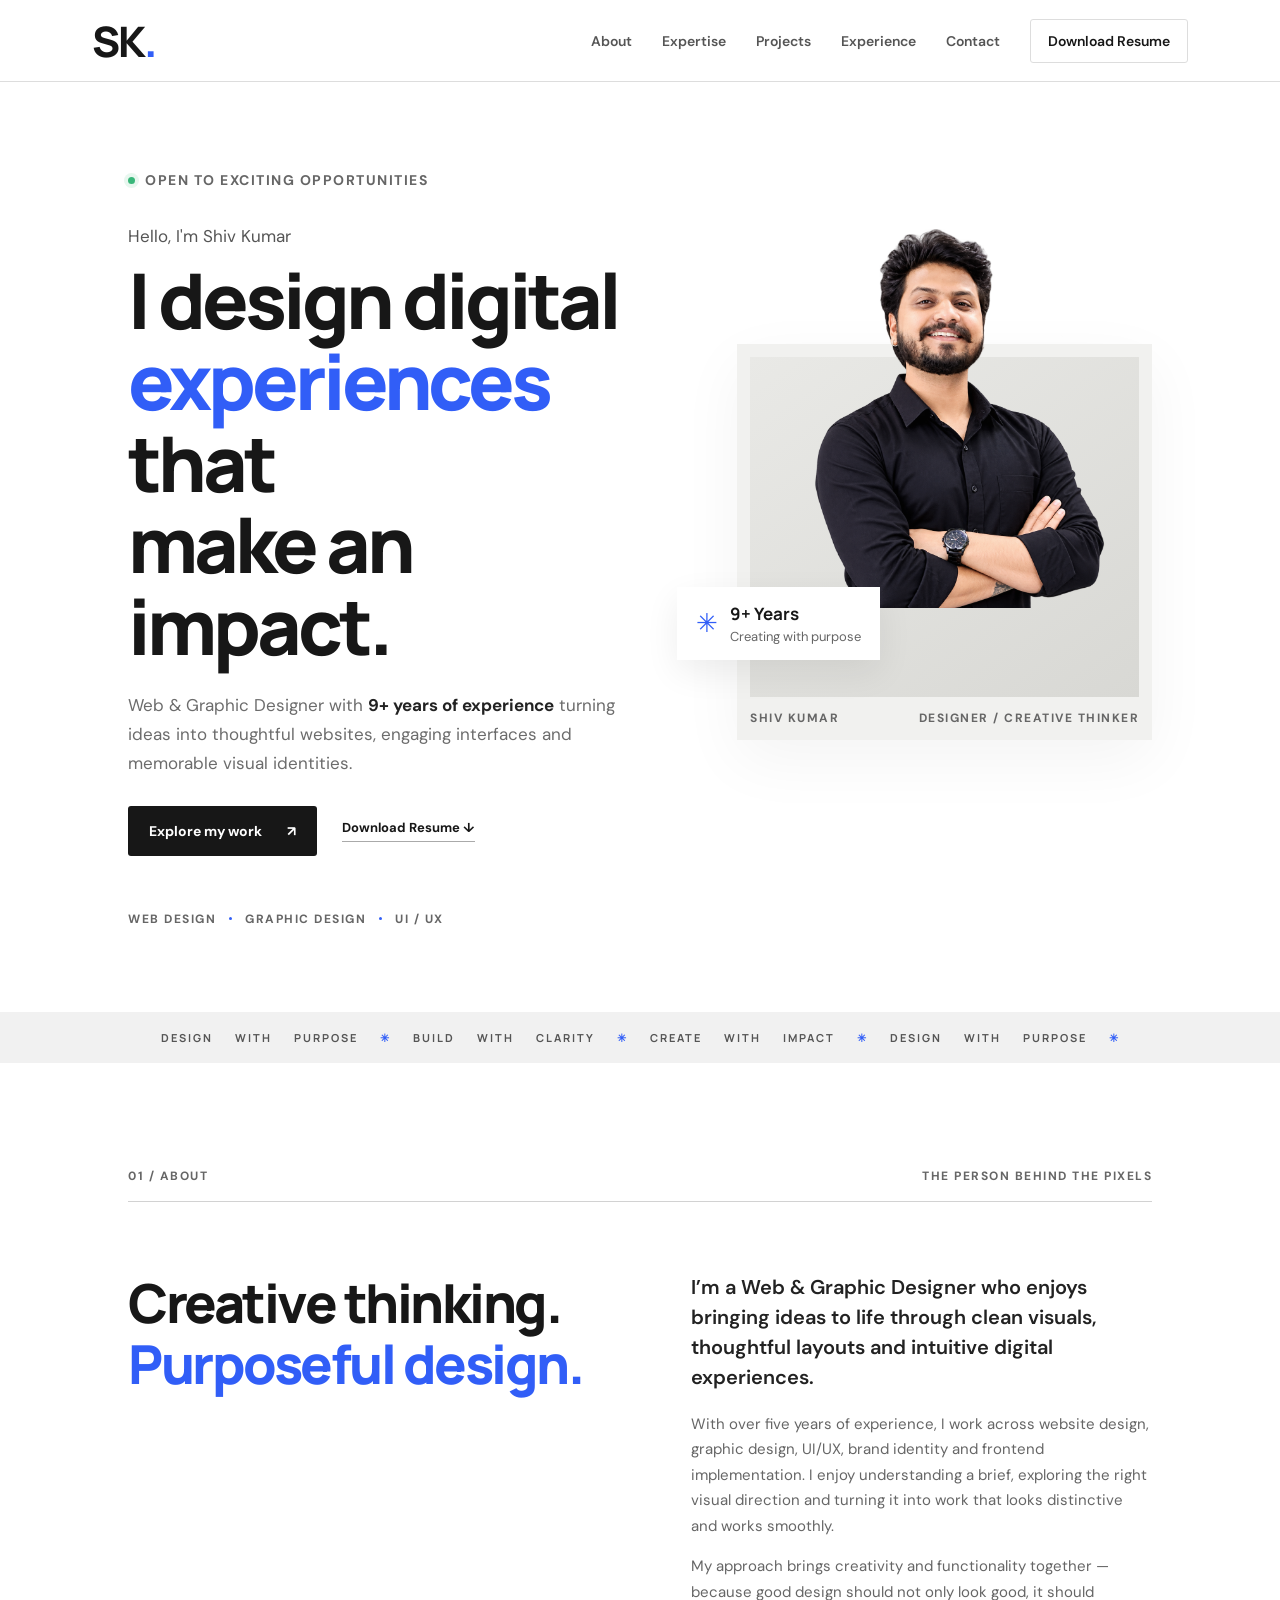
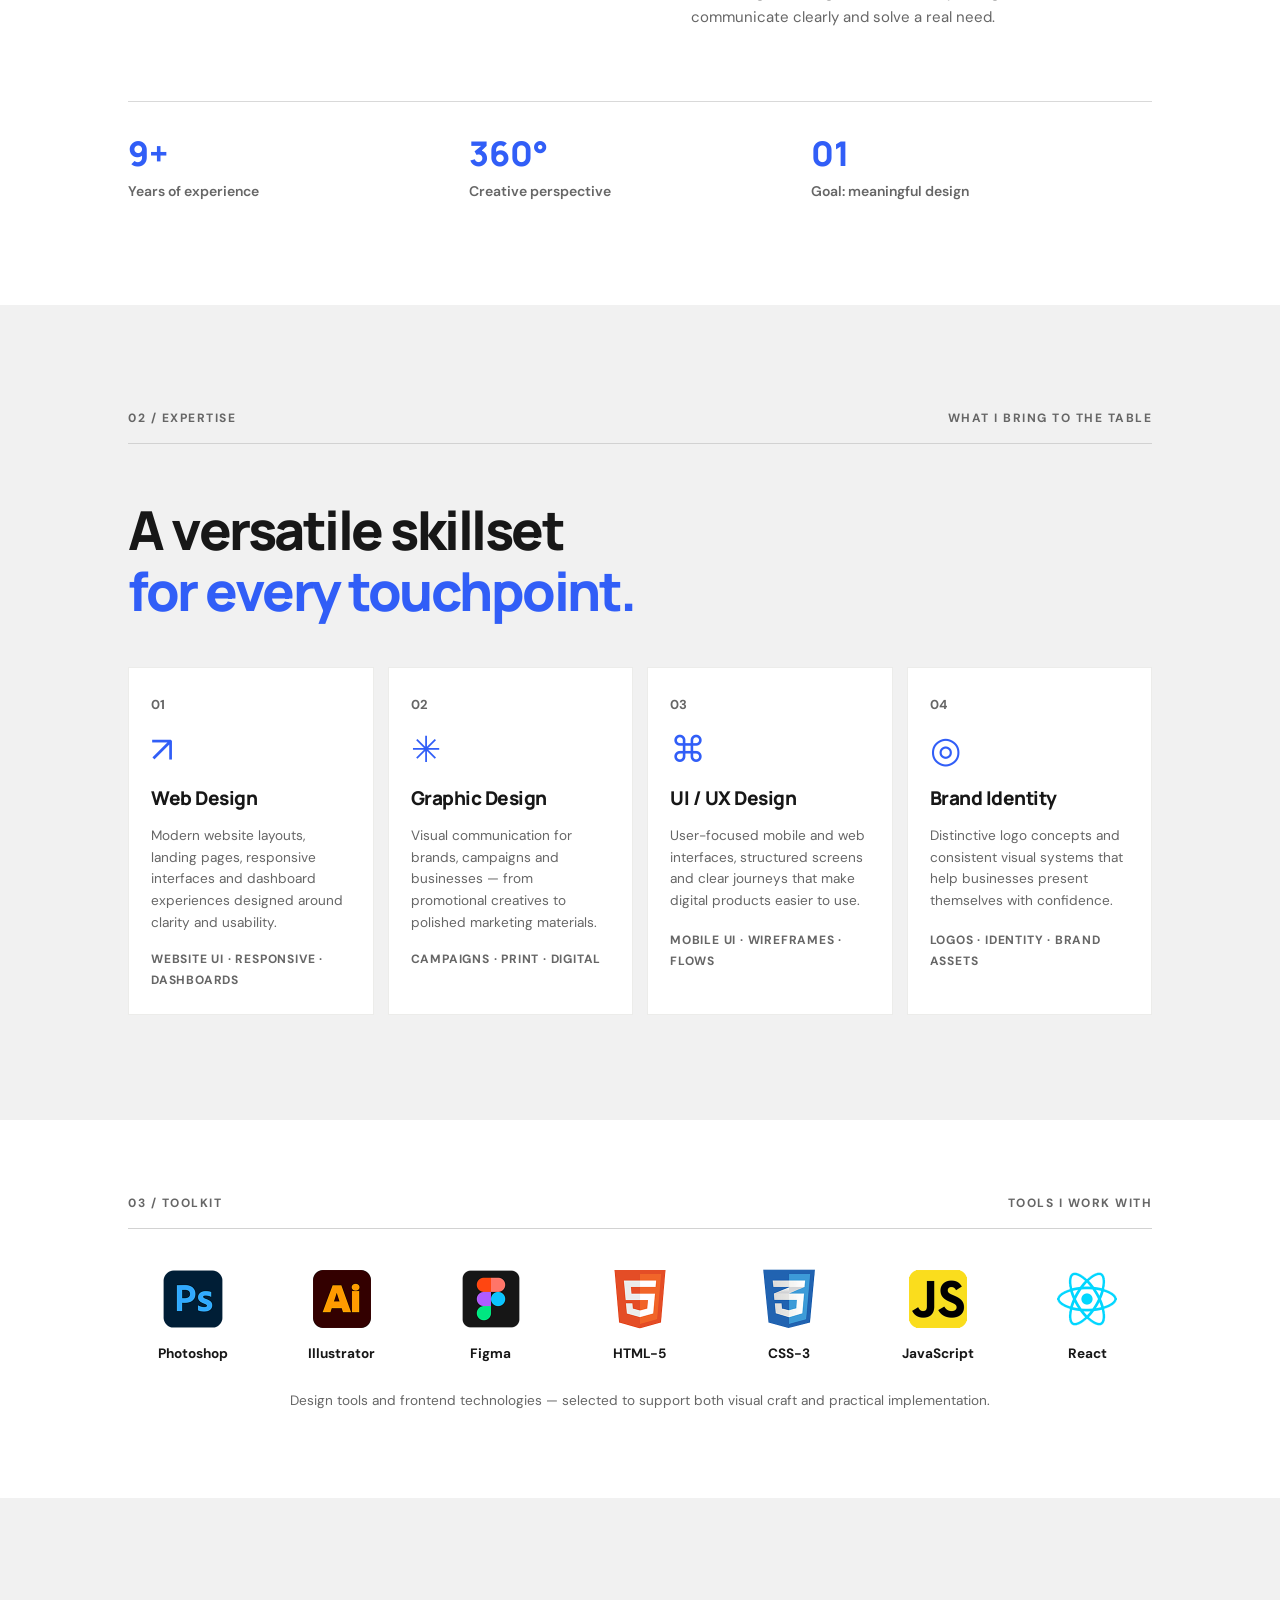
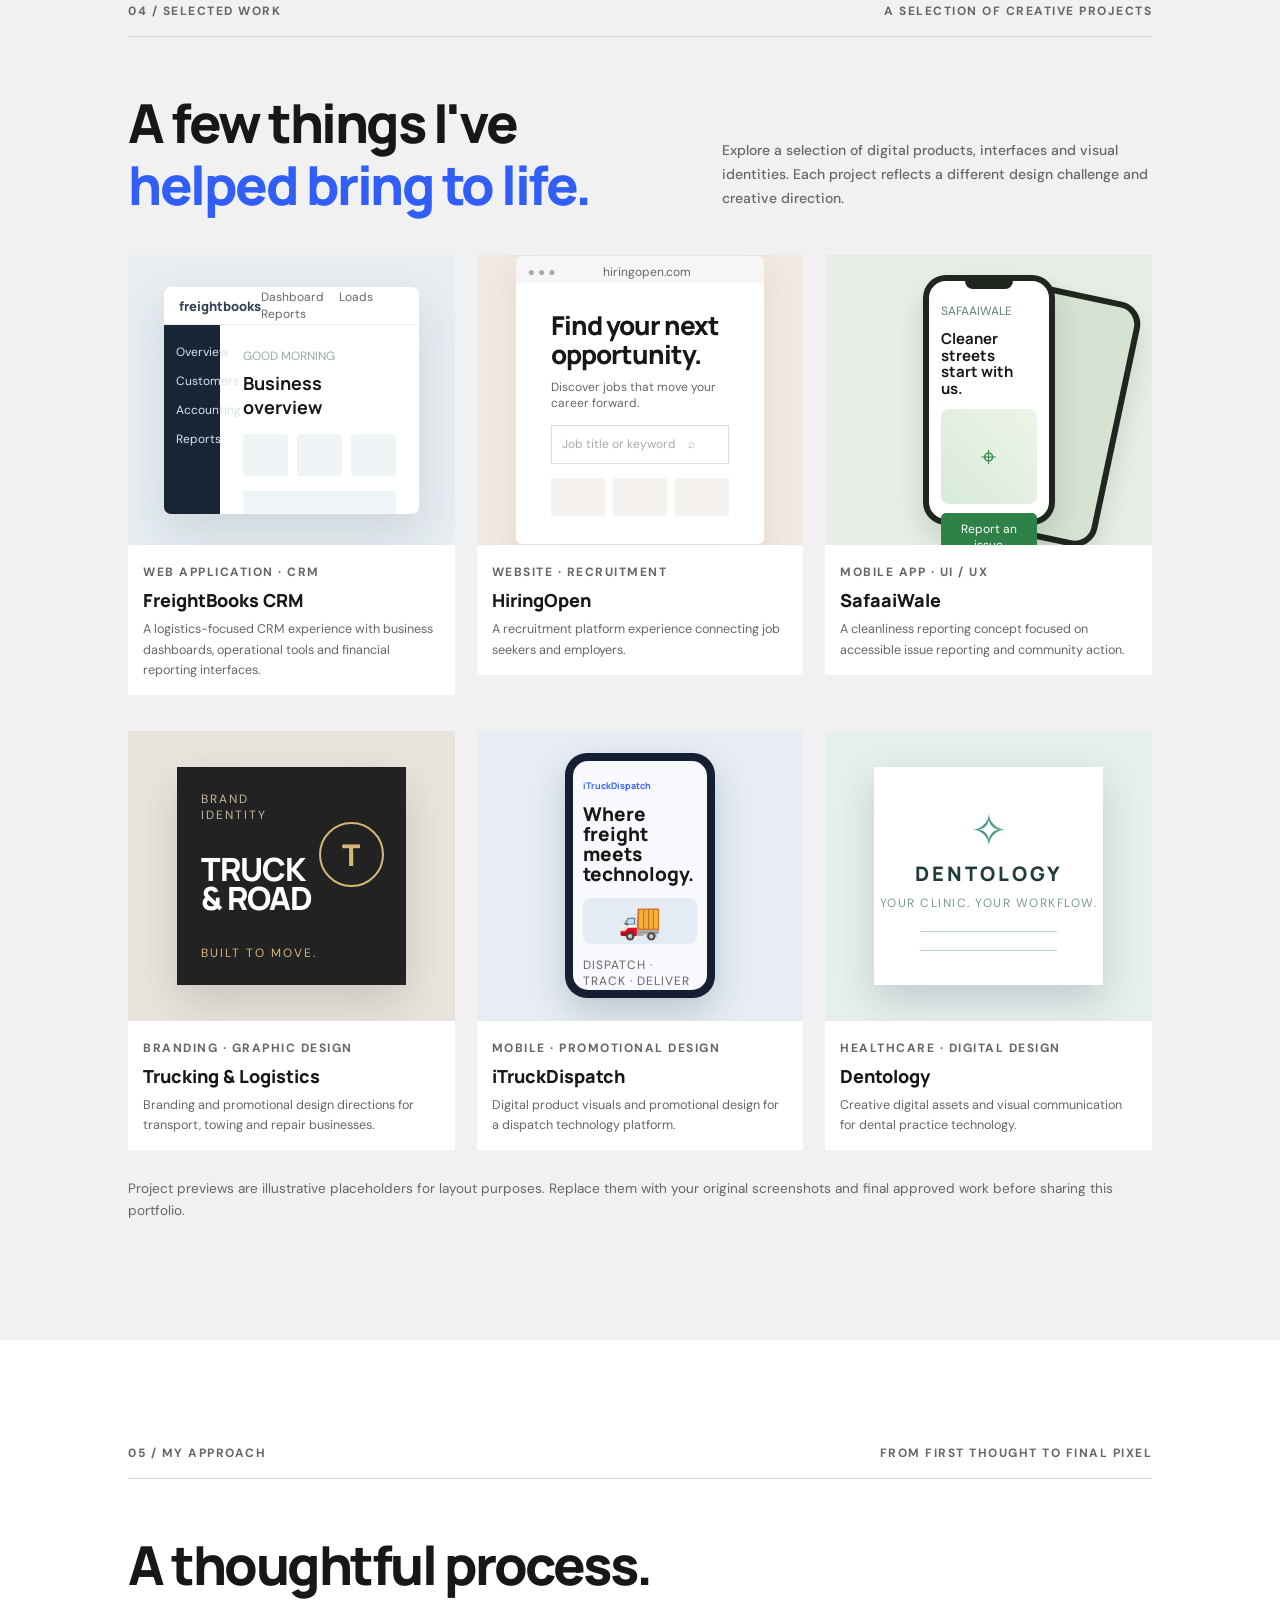
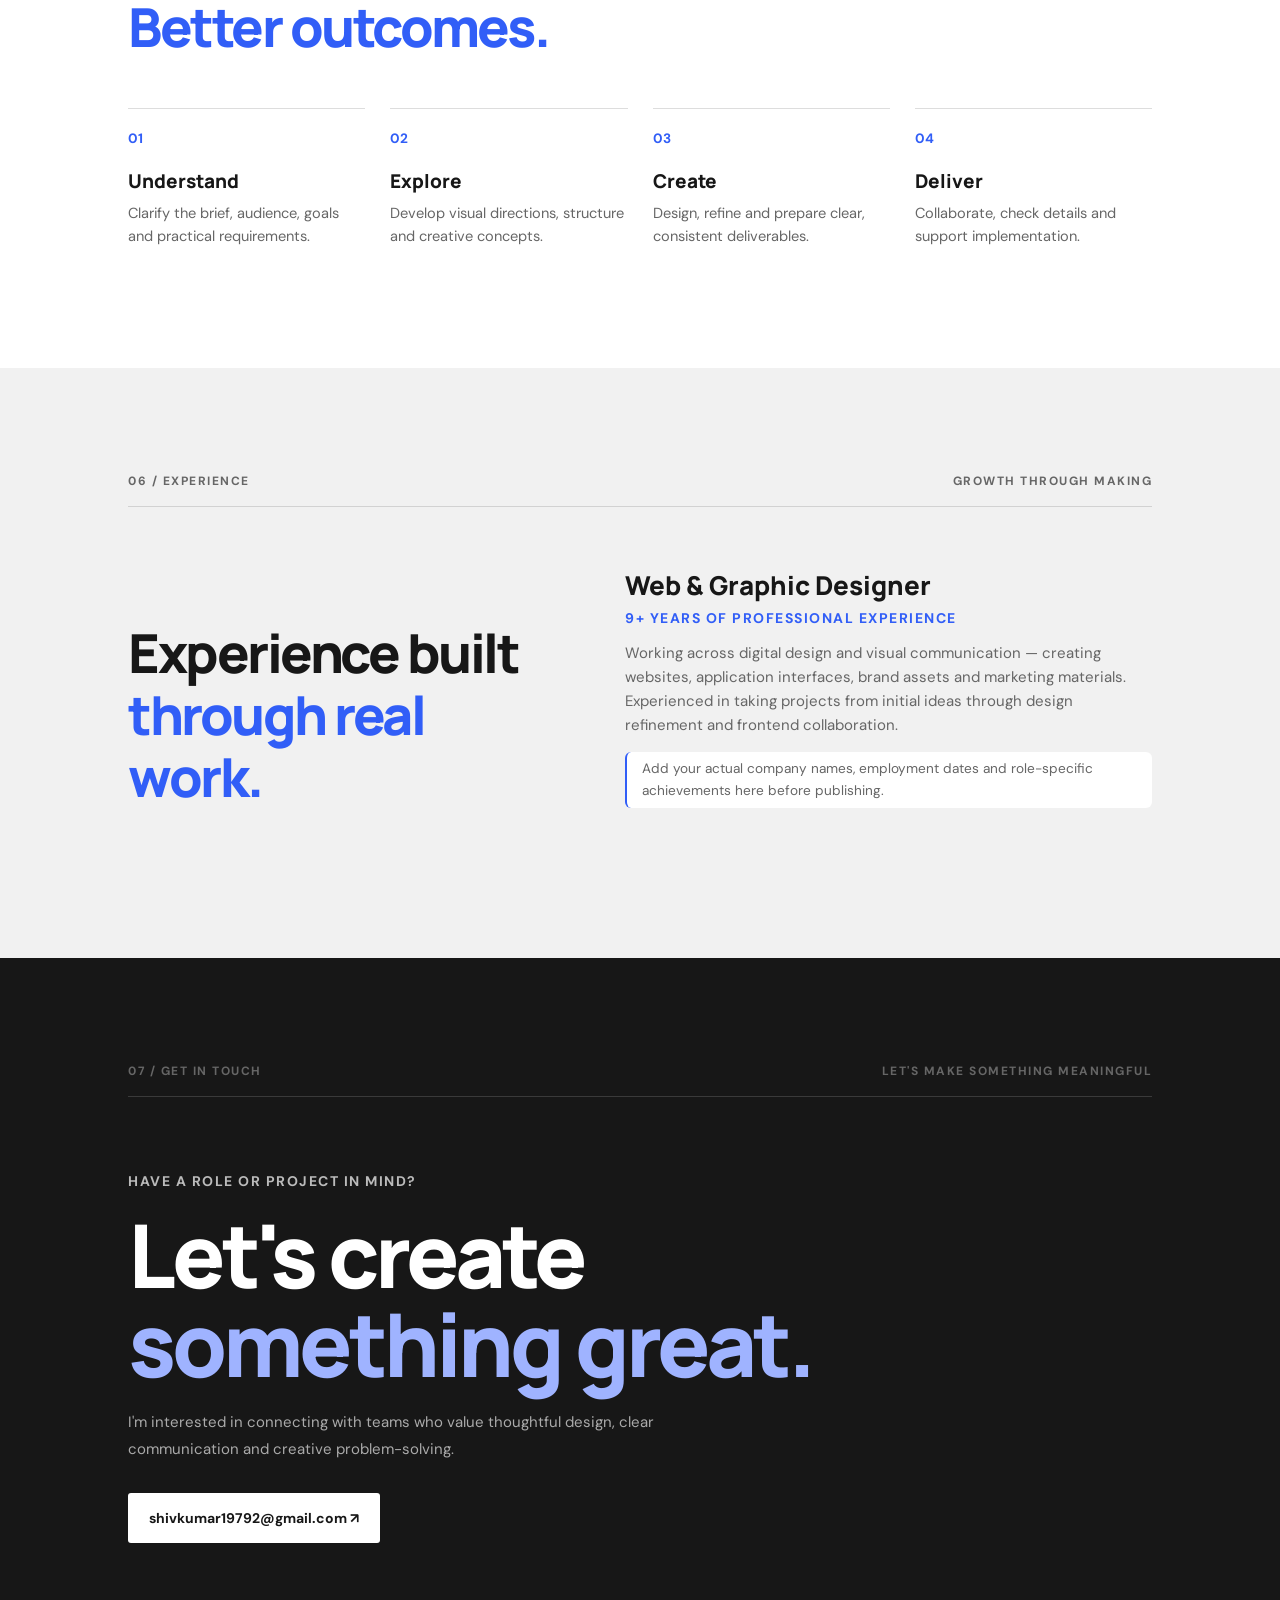
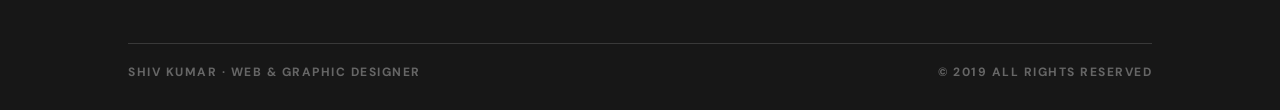
<file: index-backup.html>
<!doctype html>
<html lang="en">
<head>
  <meta charset="utf-8">
  <meta name="viewport" content="width=device-width, initial-scale=1">
  <link rel="icon" type="image/x-icon" href="favicon.ico">
  <meta name="description" content="Shiv Kumar — Web & Graphic Designer with 9+ years of experience creating digital experiences, brand identities and responsive interfaces.">
  <title>Shiv Kumar — Web & Graphic Designer</title>
  <link rel="preconnect" href="https://fonts.googleapis.com">
  <link rel="preconnect" href="https://fonts.gstatic.com" crossorigin>
  <link href="https://fonts.googleapis.com/css2?family=DM+Sans:wght@400;500;600;700&family=Manrope:wght@400;500;600;700;800&display=swap" rel="stylesheet">
  <link rel="stylesheet" href="style.css">
</head>
<body>
  <header class="site-header">
    <a class="brand" href="#home" aria-label="Shiv Kumar home">SK<span>.</span></a>
    <button class="menu-toggle" aria-label="Toggle navigation" aria-expanded="false">☰</button>
    <nav class="nav" id="nav">
      <a href="#about">About</a><a href="#services">Expertise</a><a href="#work">Projects</a><a href="#experience">Experience</a><a href="#contact">Contact</a>
      <a class="nav-cta" href="shiv-resume.pdf" target="_blank" download>Download Resume</a>
    </nav>
  </header>

  <main>
    <section class="hero section" id="home">
      <div class="hero-copy">
        <p class="eyebrow"><span class="availability-dot"></span> OPEN TO EXCITING OPPORTUNITIES</p>
        <p class="intro">Hello, I'm Shiv Kumar</p>
        <h1>I design digital<br><span>experiences</span> that<br>make an impact.</h1>
        <p class="hero-text">Web & Graphic Designer with <strong>9+ years of experience</strong> turning ideas into thoughtful websites, engaging interfaces and memorable visual identities.</p>
        <div class="hero-actions">
          <a class="button button-dark" href="#work">Explore my work <span>↗</span></a>
          <a class="text-link" href="shiv-resume.pdf" target="_blank" download>Download Resume <span>↓</span></a>
        </div>
        <div class="hero-meta"><span>WEB DESIGN</span><i></i><span>GRAPHIC DESIGN</span><i></i><span>UI / UX</span></div>
      </div>
      <div class="hero-visual">
        <div class="photo-frame">
          <div class="photo-placeholder">
           <img src="assets/shiv-portrait.png"/>
          </div>
          <div class="photo-caption"><span>SHIV KUMAR</span><span>DESIGNER / CREATIVE THINKER</span></div>
        </div>
        <div class="floating-note"><span class="note-star">✳</span><div><strong>9+ Years</strong><small>Creating with purpose</small></div></div>
        <!-- <div class="visual-index">01 — 05</div> -->
      </div>
    </section>

    <section class="ticker" aria-label="Areas of work"><div>DESIGN WITH PURPOSE <b>✳</b> BUILD WITH CLARITY <b>✳</b> CREATE WITH IMPACT <b>✳</b> DESIGN WITH PURPOSE <b>✳</b></div></section>

    <section class="section about" id="about">
      <div class="section-label"><span>01 / ABOUT</span><span>THE PERSON BEHIND THE PIXELS</span></div>
      <div class="about-grid">
        <h2>Creative thinking.<br><em>Purposeful design.</em></h2>
        <div class="about-copy">
          <p class="lead">I’m a Web & Graphic Designer who enjoys bringing ideas to life through clean visuals, thoughtful layouts and intuitive digital experiences.</p>
          <p>With over five years of experience, I work across website design, graphic design, UI/UX, brand identity and frontend implementation. I enjoy understanding a brief, exploring the right visual direction and turning it into work that looks distinctive and works smoothly.</p>
          <p>My approach brings creativity and functionality together — because good design should not only look good, it should communicate clearly and solve a real need.</p>
        </div>
      </div>
      <div class="stats">
        <div><strong>9+</strong><span>Years of experience</span></div>
        <div><strong>360°</strong><span>Creative perspective</span></div>
        <div><strong>01</strong><span>Goal: meaningful design</span></div>
      </div>
    </section>

    <section class="section expertise" id="services">
      <div class="section-label"><span>02 / EXPERTISE</span><span>WHAT I BRING TO THE TABLE</span></div>
      <h2 class="section-heading">A versatile skillset<br><em>for every touchpoint.</em></h2>
      <div class="service-grid">
        <article class="service-card"><span class="card-number">01</span><div class="service-icon">↗</div><h3>Web Design</h3><p>Modern website layouts, landing pages, responsive interfaces and dashboard experiences designed around clarity and usability.</p><span class="tag-list">WEBSITE UI · RESPONSIVE · DASHBOARDS</span></article>
        <article class="service-card"><span class="card-number">02</span><div class="service-icon">✳</div><h3>Graphic Design</h3><p>Visual communication for brands, campaigns and businesses — from promotional creatives to polished marketing materials.</p><span class="tag-list">CAMPAIGNS · PRINT · DIGITAL</span></article>
        <article class="service-card"><span class="card-number">03</span><div class="service-icon">⌘</div><h3>UI / UX Design</h3><p>User-focused mobile and web interfaces, structured screens and clear journeys that make digital products easier to use.</p><span class="tag-list">MOBILE UI · WIREFRAMES · FLOWS</span></article>
        <article class="service-card"><span class="card-number">04</span><div class="service-icon">◎</div><h3>Brand Identity</h3><p>Distinctive logo concepts and consistent visual systems that help businesses present themselves with confidence.</p><span class="tag-list">LOGOS · IDENTITY · BRAND ASSETS</span></article>
      </div>
    </section>

    <section class="section tools">
      <div class="section-label"><span>03 / TOOLKIT</span><span>TOOLS I WORK WITH</span></div>
      <div class="tools-row">
        <div><span class="tool-mark"><img src="assets/photoshop.png"/></span><strong>Photoshop</strong></div>
        <div><span class="tool-mark"><img src="assets/illustrator.png"/></span><strong>Illustrator</strong></div>
        <div><span class="tool-mark"><img src="assets/figma.png"/></span><strong>Figma</strong></div>
        <div><span class="tool-mark"><img src="assets/html5.png"/></span><strong>HTML-5</strong></div>
        <div><span class="tool-mark"><img src="assets/css3.png"/></span><strong>CSS-3</strong></div>
        <div><span class="tool-mark"><img src="assets/jsicon.png"/></span><strong>JavaScript</strong></div>
        <div><span class="tool-mark"><img src="assets/react.png"/></span><strong>React</strong></div>
      </div>
      <p class="tools-note">Design tools and frontend technologies — selected to support both visual craft and practical implementation.</p>
    </section>

    <section class="section work" id="work">
      <div class="section-label"><span>04 / SELECTED WORK</span><span>A SELECTION OF CREATIVE PROJECTS</span></div>
      <div class="work-heading"><h2 class="section-heading">A few things I've<br><em>helped bring to life.</em></h2><p>Explore a selection of digital products, interfaces and visual identities. Each project reflects a different design challenge and creative direction.</p></div>
      <div class="project-grid">
        <article class="project">
          <div class="project-art freight-art"><div class="mock-window"><div class="mock-top"><b>freightbooks</b><span>Dashboard　 Loads　 Reports</span></div><div class="mock-body"><aside>Overview<br><br>Customers<br><br>Accounting<br><br>Reports</aside><div class="mock-content"><small>GOOD MORNING</small><h4>Business overview</h4><div class="metric-row"><i></i><i></i><i></i></div><div class="chart-placeholder"></div></div></div></div></div>
          <div class="project-info"><div><span class="project-type">WEB APPLICATION · CRM</span><h3>FreightBooks CRM</h3><p>A logistics-focused CRM experience with business dashboards, operational tools and financial reporting interfaces.</p></div></div>
        </article>
        <article class="project">
          <div class="project-art hiring-art"><div class="browser"><div class="browser-bar">● ● ● <span>hiringopen.com</span></div><div class="hiring-screen"><b>Find your next<br>opportunity.</b><small>Discover jobs that move your career forward.</small><div class="search-line">Job title or keyword　⌕</div><div class="job-lines"><i></i><i></i><i></i></div></div></div></div>
          <div class="project-info"><div><span class="project-type">WEBSITE · RECRUITMENT</span><h3>HiringOpen</h3><p>A recruitment platform experience connecting job seekers and employers.</p></div></div>
        </article>
        <article class="project">
          <div class="project-art safai-art"><div class="phone"><div class="phone-notch"></div><div class="phone-screen"><small>SAFAAIWALE</small><h4>Cleaner streets<br>start with us.</h4><div class="green-map">⌖</div><div class="report-btn">Report an issue</div><div class="phone-tabs">⌂　 ◉　 ♡　 ☺</div></div></div><div class="phone phone-back"></div></div>
          <div class="project-info"><div><span class="project-type">MOBILE APP · UI / UX</span><h3>SafaaiWale</h3><p>A cleanliness reporting concept focused on accessible issue reporting and community action.</p></div></div>
        </article>
        <article class="project">
          <div class="project-art brand-art"><div class="brand-board"><span>BRAND<br>IDENTITY</span><b>TRUCK<br> & ROAD</b><div class="brand-stamp">T</div><small>BUILT TO MOVE.</small></div></div>
          <div class="project-info"><div><span class="project-type">BRANDING · GRAPHIC DESIGN</span><h3>Trucking & Logistics</h3><p>Branding and promotional design directions for transport, towing and repair businesses.</p></div></div>
        </article>
        <article class="project">
          <div class="project-art dispatch-art"><div class="dispatch-phone"><div class="dispatch-screen"><span>iTruckDispatch</span><b>Where freight<br>meets technology.</b><div class="truck-illustration">🚚</div><small>DISPATCH · TRACK · DELIVER</small></div></div></div>
          <div class="project-info"><div><span class="project-type">MOBILE · PROMOTIONAL DESIGN</span><h3>iTruckDispatch</h3><p>Digital product visuals and promotional design for a dispatch technology platform.</p></div></div>
        </article>
        <article class="project">
          <div class="project-art dental-art"><div class="dental-board"><div class="tooth">✧</div><span>DENTOLOGY</span><small>YOUR CLINIC. YOUR WORKFLOW.</small><div class="dental-lines"></div></div></div>
          <div class="project-info"><div><span class="project-type">HEALTHCARE · DIGITAL DESIGN</span><h3>Dentology</h3><p>Creative digital assets and visual communication for dental practice technology.</p></div></div>
        </article>
      </div>
      <p class="portfolio-disclaimer">Project previews are illustrative placeholders for layout purposes. Replace them with your original screenshots and final approved work before sharing this portfolio.</p>
    </section>

    <section class="section process">
      <div class="section-label"><span>05 / MY APPROACH</span><span>FROM FIRST THOUGHT TO FINAL PIXEL</span></div>
      <h2 class="section-heading">A thoughtful process.<br><em>Better outcomes.</em></h2>
      <div class="process-grid">
        <div><b>01</b><h3>Understand</h3><p>Clarify the brief, audience, goals and practical requirements.</p></div>
        <div><b>02</b><h3>Explore</h3><p>Develop visual directions, structure and creative concepts.</p></div>
        <div><b>03</b><h3>Create</h3><p>Design, refine and prepare clear, consistent deliverables.</p></div>
        <div><b>04</b><h3>Deliver</h3><p>Collaborate, check details and support implementation.</p></div>
      </div>
    </section>

    <section class="section experience" id="experience">
      <div class="section-label"><span>06 / EXPERIENCE</span><span>GROWTH THROUGH MAKING</span></div>
      <div class="experience-grid"><h2 class="section-heading">Experience built<br><em>through real work.</em></h2><div><p class="experience-role">Web & Graphic Designer</p><p class="experience-years">9+ YEARS OF PROFESSIONAL EXPERIENCE</p><p class="experience-copy">Working across digital design and visual communication — creating websites, application interfaces, brand assets and marketing materials. Experienced in taking projects from initial ideas through design refinement and frontend collaboration.</p><p class="experience-note">Add your actual company names, employment dates and role-specific achievements here before publishing.</p></div></div>
    </section>

    <section class="contact section" id="contact">
      <div class="section-label"><span>07 / GET IN TOUCH</span><span>LET'S MAKE SOMETHING MEANINGFUL</span></div>
      <p class="eyebrow">HAVE A ROLE OR PROJECT IN MIND?</p>
      <h2>Let's create<br><em>something great.</em></h2>
      <p class="contact-copy">I'm interested in connecting with teams who value thoughtful design, clear communication and creative problem-solving.</p>
      <a class="button button-light" href="mailto:shivkumar19792@gmail.com">shivkumar19792@gmail.com ↗</a>
      <div class="contact-bottom"><span>SHIV KUMAR · WEB & GRAPHIC DESIGNER</span><span>© 2019 ALL RIGHTS RESERVED</span></div>
    </section>
  </main>
  <script src="script.js"></script>
</body>
</html>
</file>
<file: style.css>
* {
    box-sizing: border-box;
}
html {
    scroll-behavior: smooth;
}
body {
    margin: 0;
    color: #171717;
    background: #fff;
    font-family: "DM Sans", Arial, sans-serif;
    -webkit-font-smoothing: antialiased;
}
a {
    color: inherit;
    text-decoration: none;
}
.site-header {
    height: 82px;
    padding: 0 7.2%;
    display: flex;
    align-items: center;
    justify-content: space-between;
    border-bottom: 1px solid #dddddd;
    position: sticky;
    top: 0;
    background: rgba(255, 255, 255, .94);
    backdrop-filter: blur(14px);
    z-index: 20;
}
.brand {
    font: 800 42px Manrope, sans-serif;
    letter-spacing: -2px;
}
.brand span {
    color: #315ef7;
}
.nav {
    display: flex;
    align-items: center;
    gap: 30px;
    font-size: 14px;
    font-weight: 600;
}
.nav a:not(.nav-cta) {
    color: #555;
}
.nav a:hover {
    color: #315ef7;
}
.nav-cta {
    padding: 12px 17px;
    border: 1px solid #ddd;
    border-radius: 3px;
}
.menu-toggle {
    display: none;
    background: none;
    border: 0;
    font-size: 24px;
}
.section {
    padding: 105px 10%}
.hero {
    min-height: 650px;
    display: grid;
    grid-template-columns: 1.12fr .88fr;
    align-items: center;
    gap: 8%;
    padding-top: 75px;
    padding-bottom: 85px;
}
.eyebrow, .section-label, .hero-meta, .project-type, .tag-list, .photo-caption, .visual-index, .experience-years, .contact-bottom {
    font-size: 14px;
    letter-spacing: 1.5px;
    font-weight: 700;
}
.eyebrow {
    color: #666;
    display: flex;
    align-items: center;
    gap: 10px;
}
.availability-dot {
    width: 7px;
    height: 7px;
    border-radius: 50%;
    background: #39b77a;
    box-shadow: 0 0 0 4px #e8f7ef;
}
.intro {
    margin: 36px 0 12px;
    font-size: 17px;
    color: #555;
}
.hero h1 {
    font: 800 clamp(46px, 6vw, 78px)/1.06 Manrope, sans-serif;
    letter-spacing: -4px;
    margin: 0;
}
.hero h1 span, .section-heading em, .about h2 em, .contact h2 em {
    font-style: normal;
    color: #315ef7;
}
.hero-text {
    max-width: 530px;
    color: #6c6c6c;
    font-size: 17px;
    line-height: 1.7;
    margin: 25px 0 28px;
}
.hero-text strong {
    color: #222;
}
.hero-actions {
    display: flex;
    align-items: center;
    gap: 25px;
}
.button {
    display: inline-flex;
    align-items: center;
    gap: 25px;
    padding: 16px 21px;
    font-size: 14px;
    font-weight: 700;
    border-radius: 3px;
}
.button-dark {
    background: #171717;
    color: white;
}
.button-dark:hover {
    background: #315ef7;
}
.text-link {
    font-size: 13px;
    font-weight: 700;
    border-bottom: 1px solid #aaa;
    padding-bottom: 5px;
}
.hero-meta {
    display: flex;
    align-items: center;
    gap: 13px;
    color: #666;
    margin-top: 55px;
    font-size: 12px;
}
.hero-meta i {
    width: 3px;
    height: 3px;
    background: #315ef7;
    border-radius: 50%}
.hero-visual {
    position: relative;
    /* max-width: 430px; */
    width: 100%;
    justify-self: end;
}
.photo-frame {
    background: #f1f1ef;
    padding: 13px 13px 0;
    /* transform: rotate(2deg); */
    box-shadow: 0 20px 60px #0000000c;
}
.photo-placeholder {
    height: 340px;
    background: linear-gradient(145deg, #e9e9e6, #d8d8d4);
    display: flex;
    align-items: center;
    justify-content: center;
    flex-direction: column;
    color: #666;
    gap: 10px;
    text-align: center;
}
.photo-icon {
    width: 48px;
    height: 48px;
    border: 1px solid #aaa;
    border-radius: 50%;
    display: grid;
    place-items: center;
    font-size: 25px;
}
.photo-placeholder strong {
    font-size: 14px;
}

.photo-placeholder img{
    max-width: 100%;
    position: absolute;
    top: -115px;
}

.photo-placeholder span {
    font-size: 12px;
}
.photo-caption {
    height: 43px;
    display: flex;
    justify-content: space-between;
    align-items: center;
    color: #666;
    font-size: 12px;
}
.floating-note {
    position: absolute;
    bottom: 80px;
    left: -60px;
    background: white;
    box-shadow: 0 12px 35px #00000012;
    padding: 15px 19px;
    display: flex;
    align-items: center;
    gap: 12px;
}
.note-star {
    font-size: 26px;
    color: #315ef7;
}
.floating-note strong, .floating-note small {
    display: block;
}
.floating-note strong {
    font: 700 17px Manrope;
}
.floating-note small {
    color: #666;
    font-size: 13px;
    margin-top: 3px;
}
.visual-index {
    position: absolute;
    right: -5px;
    top: -27px;
    color: #666;
}
.ticker {
    overflow: hidden;
    background: #f1f1f1;
    padding: 18px 0;
    white-space: nowrap;
    font: 700 11px Manrope;
    letter-spacing: 2px;
    color: #555;
}
.ticker div {
    word-spacing: 18px;
    text-align: center;
}
.ticker b {
    color: #315ef7;
}
.section-label {
    display: flex;
    justify-content: space-between;
    color: #666;
    border-bottom: 1px solid #d2d2d2;
    padding-bottom: 17px;
    font-size: 12px;
}
.about-grid {
    display: grid;
    grid-template-columns: 1fr 1fr;
    gap: 10%;
    padding: 70px 0 55px;
}
.about h2, .section-heading {
    font: 800 clamp(34px, 4.2vw, 55px)/1.15 Manrope;
    letter-spacing: -2.5px;
    margin: 0;
}
.about-copy p {
    color: #666;
    font-size: 15px;
    line-height: 1.7;
}
.about-copy .lead {
    font-size: 20px;
    line-height: 1.5;
    color: #222;
    margin-top: 0;
    font-weight: 600;
}
.stats {
    display: grid;
    grid-template-columns: repeat(3, 1fr);
    border-top: 1px solid #d9d9d9;
    padding-top: 28px;
}
.stats div {
    display: flex;
    flex-direction: column;
    gap: 6px;
}
.stats strong {
    font: 800 34px Manrope;
    color: #315ef7;
}
.stats span {
    font-size: 14px;
    color: #666;
    font-weight: 600;
}
.expertise {
    background: #f1f1f1;
}
.section-heading {
    margin: 55px 0 45px;
}
.service-grid {
    display: grid;
    grid-template-columns: repeat(4, 1fr);
    gap: 14px;
}
.service-card {
    background: #fff;
    border: 1px solid #ececea;
    padding: 25px 22px;
    min-height: 260px;
    position: relative;
}
.card-number {
    font-size: 13px;
    color: #666;
    font-weight: 700;
}
.service-icon {
    font-size: 36px;
    color: #315ef7;
    margin: 12px 0;
}
.service-card h3 {
    font: 800 19px Manrope;
    margin: 0 0 10px;
    letter-spacing: -0.5px;
}
.service-card p {
    font-size: 13.6px;
    line-height: 1.6;
    color: #666;
    min-height: 90px;
}
.tag-list {
    font-size: 12px;
    color: #666;
    letter-spacing: .8px;
}
.tools {
    padding-top: 75px;
    padding-bottom: 75px;
}
.tools-row {
    display: grid;
    grid-template-columns: repeat(7, 1fr);
    gap: 20px;
    margin: 40px 0 20px;
}
.tools-row div {
    display: flex;
    flex-direction: column;
    align-items: center;
    gap: 12px;
    font-size: 13.6px;
}

.tool-mark img {
  width: 60px;
  max-width: 100%;
}

.ps {
    color: #31a8ff;
    background: #071e36;
}
.ai {
    color: #ff9a35;
    background: #301400;
}
.fig {
    color: #a259ff;
}
.code {
    color: #315ef7;
    font-size: 14px;
}
.js {
    background: #f7df1e;
    border-color: #f7df1e;
}
.react {
    color: #61dafb;
    font-size: 25px;
}
.tools-note {
    text-align: center;
    color: #666;
    font-size: 13.6px;
    margin-top: 30px;
}
.work {
    background: #f1f1f1;
}
.work-heading {
    display: flex;
    justify-content: space-between;
    align-items: end;
    gap: 30px;
}
.work-heading .section-heading {
    margin-bottom: 40px;
}
.work-heading>p {
    max-width: 430px;
    color: #666;
    font-size: 14px;
    line-height: 1.7;
    margin-bottom: 45px;
    font-weight: 500;
}
.project-grid {
    display: grid;
    grid-template-columns: repeat(3, 1fr);
    gap: 36px 22px;
}
.project-wide {
    grid-column: span 2;
}
.project-art {
    height: 290px;
    display: grid;
    place-items: center;
    overflow: hidden;
    position: relative;
}
.project-wide .project-art {
    height: 390px;
}
.freight-art {
    background: #e7edf1;
}
.mock-window {
    width: 78%;
    height: 78%;
    background: #fff;
    box-shadow: 0 20px 45px #26384920;
    border-radius: 7px;
    overflow: hidden;
}
.mock-top {
    height: 38px;
    border-bottom: 1px solid #eee;
    display: flex;
    align-items: center;
    justify-content: space-between;
    padding: 0 15px;
    font-size: 12px;
    color: #345;
}
.mock-top b {
    font: 800 13px Manrope;
}
.mock-top span {
    font-size: 12px;
    color: #666;
}
.mock-body {
    display: flex;
    height: calc(100% - 38px);
    font-size: 12px;
}
.mock-body aside {
    width: 22%;
    background: #172536;
    color: #dbe4eb;
    padding: 20px 12px;
    line-height: 1.2;
}
.mock-content {
    padding: 23px;
    width: 78%}
.mock-content small {
    font-size: 12px;
    color: #9aa;
}
.mock-content h4 {
    font: 700 18px Manrope;
    margin: 7px 0 15px;
}
.metric-row {
    display: flex;
    gap: 9px;
}
.metric-row i {
    height: 42px;
    flex: 1;
    background: #eef3f6;
    border-radius: 4px;
}
.chart-placeholder {
    height: 90px;
    background: linear-gradient(180deg, #edf4f7, #fff);
    border-bottom: 2px solid #8bb8d0;
    margin-top: 15px;
}
.hiring-art {
    background: #f0e9e2;
}
.browser {
    width: 76%;
    background: #fff;
    box-shadow: 0 15px 35px #654a3218;
    border-radius: 6px;
    overflow: hidden;
}
.browser-bar {
    height: 27px;
    background: #f6f6f6;
    padding: 8px 12px;
    color: #aaa;
    font-size: 12px;
}
.browser-bar span {
    margin-left: 20%;
    color: #666;
}
.hiring-screen {
    padding: 28px 35px;
}
.hiring-screen b {
    font: 800 26px/1.08 Manrope;
    letter-spacing: -1px;
}
.hiring-screen small {
    display: block;
    color: #666;
    font-size: 12px;
    margin: 10px 0;
}
.search-line {
    border: 1px solid #ddd;
    padding: 10px;
    font-size: 12px;
    color: #aaa;
    margin: 14px 0;
}
.job-lines {
    display: flex;
    gap: 8px;
}
.job-lines i {
    height: 38px;
    background: #f4f1ee;
    flex: 1;
    border-radius: 3px;
}
.safai-art {
    background: #e6eee5;
}
.phone {
    width: 132px;
    height: 250px;
    border: 6px solid #202520;
    border-radius: 23px;
    background: #fff;
    position: relative;
    z-index: 2;
    box-shadow: 0 15px 30px #0002;
    padding: 7px;
}
.phone-back {
    position: absolute;
    transform: translate(65px, 15px) rotate(12deg);
    z-index: 1;
    background: #d6e3d3;
}
.phone-notch {
    height: 8px;
    width: 48px;
    border-radius: 0 0 8px 8px;
    background: #202520;
    margin: -7px auto 9px;
}
.phone-screen {
    font-size: 12px;
    padding: 5px;
}
.phone-screen small {
    font-size: 12px;
    color: #63806a;
}
.phone-screen h4 {
    font: 700 15px/1.1 Manrope;
    margin: 12px 0;
}
.green-map {
    height: 95px;
    background: linear-gradient(45deg, #d8ead8, #eef4e9);
    display: grid;
    place-items: center;
    color: #38864a;
    font-size: 27px;
    border-radius: 8px;
}
.report-btn {
    background: #2e8248;
    color: #fff;
    text-align: center;
    padding: 8px;
    margin-top: 9px;
    border-radius: 5px;
}
.phone-tabs {
    padding-top: 10px;
    color: #8a9b8a;
    text-align: center;
}
.brand-art {
    background: #e8e4dd;
}
.brand-board {
    width: 70%;
    height: 75%;
    background: #222;
    position: relative;
    color: white;
    padding: 24px;
    display: flex;
    flex-direction: column;
    justify-content: space-between;
    box-shadow: 0 18px 40px #0002;
}
.brand-board>span {
    font-size: 12px;
    letter-spacing: 2px;
    color: #c8b99b;
}
.brand-board b {
    font: 800 32px/0.9 Manrope;
    letter-spacing: -1px;
}
.brand-stamp {
    position: absolute;
    right: 22px;
    top: 55px;
    border: 2px solid #d5b77a;
    width: 65px;
    height: 65px;
    border-radius: 50%;
    display: grid;
    place-items: center;
    color: #d5b77a;
    font: 800 30px Manrope;
}
.brand-board small {
    font-size: 12px;
    letter-spacing: 2px;
    color: #d5b77a;
}
.dispatch-art {
    background: #e8edf4;
}
.dispatch-phone {
    width: 150px;
    height: 245px;
    background: #151f32;
    border-radius: 22px;
    padding: 8px;
    box-shadow: 0 15px 35px #17243c30;
}
.dispatch-screen {
    height: 100%;
    border-radius: 15px;
    background: #f7f9fc;
    padding: 18px 10px;
    display: flex;
    flex-direction: column;
    gap: 13px;
}
.dispatch-screen span {
    font: 700 9px Manrope;
    color: #315ef7;
}
.dispatch-screen b {
    font: 800 19px/1.05 Manrope;
}
.truck-illustration {
    height: 75px;
    background: #e4ebf5;
    border-radius: 8px;
    display: grid;
    place-items: center;
    font-size: 35px;
}
.dispatch-screen small {
    font-size: 12px;
    letter-spacing: 1px;
    color: #666;
}
.dental-art {
    background: #e5efed;
}
.dental-board {
    width: 70%;
    height: 75%;
    background: #fff;
    display: flex;
    flex-direction: column;
    align-items: center;
    justify-content: center;
    box-shadow: 0 15px 35px #3453;
}
.tooth {
    font-size: 45px;
    color: #4c9b8b;
}
.dental-board span {
    font: 800 20px Manrope;
    letter-spacing: 3px;
    color: #203c3a;
}
.dental-board small {
    font-size: 12px;
    letter-spacing: 1.5px;
    color: #7b9994;
    margin-top: 8px;
}
.dental-lines {
    width: 60%;
    height: 20px;
    border-top: 1px solid #b8d2cd;
    border-bottom: 1px solid #b8d2cd;
    margin-top: 20px;
}
.project-info {
    display: flex;
    justify-content: space-between;
    gap: 20px;
    padding: 15px 15px;
    background: #fff;
}
.project-type {
    font-size: 12px;
    color: #666;
}
.project-info h3 {
    font: 800 18px Manrope;
    margin: 7px 0;
}
.project-info p {
    font-size: 12.6px;
    color: #666;
    line-height: 1.6;
    max-width: 440px;
    margin: 0;
}
.project-arrow {
    font-size: 22px;
    color: #315ef7;
}
.portfolio-disclaimer {
    font-size: 13.6px;
    color: #666;
    line-height: 1.6;
    margin-top: 28px;
}
.process-grid {
    display: grid;
    grid-template-columns: repeat(4, 1fr);
    gap: 25px;
    margin-top: 50px;
}
.process-grid>div {
    border-top: 1px solid #ddd;
    padding-top: 18px;
}
.process-grid b {
    color: #315ef7;
    font-size: 13.6px;
}
.process-grid h3 {
    font: 800 19px Manrope;
    margin: 20px 0 8px;
}
.process-grid p {
    font-size: 14.6px;
    line-height: 1.6;
    color: #666;
    margin-top: 0px;
}
.experience {
    background: #f1f1f1;
}
.experience-grid {
    display: grid;
    grid-template-columns: 0.75fr 1fr;
    gap: 10%;
    padding-top: 60px;
}
.experience-role {
    font: 800 26px Manrope;
    margin: 0 0 6px;
}
.experience-years {
    color: #315ef7;
    font-size: 14px;
    margin-top: 0px;
}
.experience-copy {
    font-size: 15px;
    color: #666;
    line-height: 1.6;
    margin-top: 10px;
}
.experience-note {
    background: #fff;
    border-left: 2px solid #315ef7;
    padding: 6px 15px;
    color: #666;
    font-size: 13.6px;
    line-height: 1.6;
    border-radius: 6px;
}

.experience-note strong{
    color:#171717;
    font-size: 14.6px;
    letter-spacing: -0.5px;
}

.experience-note span{
    font-style: italic;
    color: #444;
}

.contact {
    background: #171717;
    color: #fff;
    padding-bottom: 30px;
}
.contact .section-label {
    border-color: #3a3a3a;
    color: #666;
}
.contact .eyebrow {
    margin-top: 75px;
    color: #bbb;
}
.contact h2 {
    font: 800 clamp(52px, 7vw, 88px)/1.02 Manrope;
    letter-spacing: -4px;
    margin: 20px 0;
}
.contact h2 em {
    color: #9fb3ff;
}
.contact-copy {
    max-width: 600px;
    color: #aaa;
    font-size: 15px;
    line-height: 1.8;
    margin-bottom: 30px;
}
.button-light {
    background: #fff;
    color: #171717;
}
.button-light:hover {
    background: #cbd6ff;
}
.contact-bottom {
    display: flex;
    justify-content: space-between;
    border-top: 1px solid #393939;
    margin-top: 100px;
    padding-top: 20px;
    color: #666;
    font-size: 12px;
}
.menu-open {
    display: flex!important;
}
@media(max-width:900px) {
    .section {
    padding: 80px 7%}
.site-header {
    padding: 0 6%}
.nav {
    gap: 16px;
}
.hero {
    gap: 5%}
.hero h1 {
    letter-spacing: -2.5px;
}
.service-grid {
    grid-template-columns: repeat(2, 1fr);
}
.tools-row {
    grid-template-columns: repeat(3, 1fr);
}
}
@media(max-width:650px) {

   .photo-placeholder img{
    position: relative;
    top: 15px;
    }

    .experience-role{
     font: 800 21px Manrope;
    }

    .site-header {
    height: 68px;
}
.menu-toggle {
    display: block;
}
.nav {
    display: none;
    position: absolute;
    top: 68px;
    left: 0;
    right: 0;
    background: #fff;
    border-bottom: 1px solid #eee;
    padding: 20px 7%;
    flex-direction: column;
    align-items: flex-start;
    gap: 18px;
}
.hero {
    grid-template-columns: 1fr;
    padding-top: 65px;
    gap: 65px;
}
.hero h1 {
    font-size: 51px;
}

.hero h1 br{
  display: none;
}

.hero h1 span{
  display: inline-block;
}

.hero-visual {
    justify-self: center;
    max-width: 100%;
}
.photo-placeholder {
    height: 320px;
}

.ticker{
 white-space: normal;
 line-height: 24px;
}

.ticker div{
    word-spacing: 10px;
}

.floating-note {
    left: -15px;
    bottom: 55px;
}
.section {
    padding: 50px 7%}
.section-label span:last-child {
    display: none;
}
.about-grid, .experience-grid {
    grid-template-columns: 1fr;
    gap: 25px;
    padding: 45px 0;
}
.stats {
    gap: 10px;
}
.stats strong {
    font-size: 27px;
}
.service-grid {
    grid-template-columns: 1fr;
}
.service-card {
    min-height: 220px;
}
.tools-row {
    grid-template-columns: repeat(3, 1fr);
    row-gap: 25px;
}
.work-heading {
    display: block;
}
.work-heading>p {
    margin-top: -20px;
}
.project-grid {
    grid-template-columns: 1fr;
    gap: 30px;
}
.project-wide {
    grid-column: auto;
}
.project-art, .project-wide .project-art {
    height: 245px;
}
.mock-window {
    width: 90%;
    height: 78%}
.mock-body aside {
    font-size: 12px;
    padding: 14px 7px;
}
.mock-content {
    padding: 15px;
}
.mock-content h4 {
    font-size: 14px;
}
.hiring-screen {
    padding: 23px;
}
.hiring-screen b {
    font-size: 22px;
}
.brand-board b {
    font-size: 25px;
}
.process-grid {
    grid-template-columns: 1fr 1fr;
    gap: 25px;
}
.contact h2 {
    font-size: 58px;
    letter-spacing: -2px;
}
.contact-bottom {
    gap: 15px;
    flex-direction: column;
}
.hero-meta {
    font-size: 12px;
    gap: 8px;
}
}

/* =========================================
   PROFESSIONAL PORTFOLIO PROJECT SECTION
========================================= */

.portfolio-work {
  padding-top: 110px;
  padding-bottom: 110px;
}

.portfolio-work .work-heading {
  display: grid;
  grid-template-columns: 1.2fr 0.8fr;
  align-items: end;
  gap: 50px;
  margin-bottom: 45px;
}

.portfolio-work .work-heading > p {
  max-width: 440px;
  margin: 0 0 8px auto;
  color: #666;
  font-size: 15px;
  line-height: 1.9;
}

/* CATEGORY NAVIGATION */

.project-navigation {
  display: flex;
  flex-wrap: wrap;
  gap: 12px;
  margin: 0 0 85px;
  padding-bottom: 25px;
  border-bottom: 1px solid #d2d2d2;
}

.project-navigation a {
  display: inline-flex;
  align-items: center;
  gap: 15px;
  padding: 13px 21px;
  border: 1px solid #d2d2d2;
  border-radius: 50px;
  color: #262720;
  font-size: 13px;
  font-weight: 600;
  text-decoration: none;
  transition: all .3s ease;
}

.project-navigation a span {
  color: #666;
  font-size: 12px;
}

.project-navigation a:hover {
  background: #22251f;
  border-color: #22251f;
  color: #fff;
}

.project-navigation a:hover span {
  color: #d8d7ce;
}

/* PROJECT CATEGORY */

.project-category {
  scroll-margin-top: 100px;
  margin-bottom: 100px;
}

.category-heading {
  display: flex;
  justify-content: space-between;
  align-items: flex-end;
  gap: 20px;
  margin-bottom: 35px;
  padding-bottom: 22px;
  border-bottom: 1px solid #d2d2d2;
}

.category-index {
  display: block;
  margin-bottom: 12px;
  color: #315ef7;
  font-size: 12px;
  font-weight: 700;
  letter-spacing: 2px;
}

.category-heading h3 {
  margin: 0;
  color: #24251f;
  font-family: 'Manrope', sans-serif;
  font-size: clamp(27px, 3vw, 38px);
  font-weight: 700;
  letter-spacing: -1.5px;
}

.category-heading p {
  margin: 10px 0 0;
  color: #666;
  font-size: 13px;
  line-height: 1.7;
}

.category-count {
  flex-shrink: 0;
  padding: 9px 14px;
  border: 1px solid #d2d2d2;
  border-radius: 30px;
  color: #666;
  font-size: 12px;
  font-weight: 700;
  letter-spacing: 1px;
}

/* PROJECT GRID */

.portfolio-work .project-grid {
  display: grid;
  grid-template-columns: repeat(3, minmax(0, 1fr));
  gap: 18px;
}

/* PROJECT CARDS */

.portfolio-card {
  position: relative;
  display: flex;
  min-width: 0;
  min-height: 250px;
  flex-direction: column;
  justify-content: space-between;
  overflow: hidden;
  padding: 23px;
  border: 1px solid #d2d2d2;
  border-radius: 5px;
  background: #fff;
  color: inherit;
  text-decoration: none;
  transition:
    transform .35s ease,
    border-color .35s ease,
    background .35s ease,
    box-shadow .35s ease;
}

.portfolio-card::before {
  position: absolute;
  top: -80px;
  right: -80px;
  width: 170px;
  height: 170px;
  border-radius: 50%;
  background: rgba(170, 151, 110, .07);
  content: "";
  transition: transform .5s ease;
}

.portfolio-card:hover {
  transform: translateY(-6px);
  border-color: #c6b99e;
  background: #fff;
  box-shadow: 0 18px 40px rgba(35, 35, 25, .06);
}

.portfolio-card:hover::before {
  transform: scale(1.5);
}

.portfolio-card-top {
  position: relative;
  z-index: 1;
  display: flex;
  justify-content: space-between;
  align-items: center;
  color: #666;
  font-size: 12px;
  font-weight: 700;
  letter-spacing: 1.3px;
}

.portfolio-card-top span:last-child {
  color: #315ef7;
  font-size: 12px;
}

/* CARD NUMBER / ICON */

.portfolio-card-icon {
  position: absolute;
  top: 20px;
  right: 20px;
  display: flex;
  width: 48px;
  height: 48px;
  justify-content: center;
  align-items: center;
  border: 1px solid #d2d2d2;
  border-radius: 50%;
  color: #666;
  font-family: 'Manrope', sans-serif;
  font-size: 15px;
  font-weight: 700;
  transition: all .3s ease;
}

.portfolio-card:hover .portfolio-card-icon {
  background: #252720;
  border-color: #252720;
  color: #fff;
}

/* CARD CONTENT */

.portfolio-card-info {
  position: relative;
  z-index: 1;
  margin-top: 40px;
}

.portfolio-card-info .project-type {
  display: block;
  margin-bottom: 6px;
  font-size: 12px;
  font-weight: 700;
  letter-spacing: 1.5px;
}

.portfolio-card-info h3 {
  margin: 0 0 6px;
  color: #252620;
  font-family: 'Manrope', sans-serif;
  font-size: 19px;
  font-weight: 700;
  letter-spacing: -.2px;
  line-height: 1.4;
}

.portfolio-card-info p {
  min-height: 45px;
  margin: 0;
  color: #666;
  font-size: 13.6px;
  line-height: 1.5;
}

.project-visit {
  display: flex;
  justify-content: space-between;
  align-items: center;
  margin-top: 10px;
  padding-top: 15px;
  border-top: 1px solid #e9e6df;
  color: #34352e;
  font-size: 13px;
  font-weight: 700;
}

.project-visit b {
  font-size: 17px;
  font-weight: 400;
  transition: transform .3s ease;
}

.portfolio-card:hover .project-visit b {
  transform: translate(4px, -3px);
}

/* CATEGORY ACCENTS */

.mobile-card .portfolio-card-icon {
  color: #666;
  border-color: #d2d2d2;
}

.mobile-card .portfolio-card-info .project-type {
  color: #666;
}

.mobile-card:hover .portfolio-card-icon {
  background: #252720;
  border-color: #252720;
}

.figma-card .portfolio-card-icon {
  color: #666;
  border-color: #d2d2d2;
}

.figma-card .portfolio-card-info .project-type {
  color: #666;
}

.figma-card:hover .portfolio-card-icon {
  background: #252720;
  border-color: #252720;
}

/* PORTFOLIO BOTTOM */

.portfolio-footer-note {
  display: flex;
  align-items: center;
  gap: 25px;
  padding: 35px 40px;
  background: #252720;
  color: #fff;
  border-radius: 16px;
}

.portfolio-footer-note > span {
  color: #fff;
  font-family: 'Manrope', sans-serif;
  font-size: 45px;
  font-weight: 800;
  letter-spacing: -3px;
}

.portfolio-footer-note p {
  margin: 0;
  color: #d1d0c8;
  font-size: 17px;
  line-height: 1.7;
}

/* TABLET */

@media (max-width: 1024px) {
  .portfolio-work .project-grid {
    grid-template-columns: repeat(2, minmax(0, 1fr));
  }

  .portfolio-work .work-heading {
    grid-template-columns: 1fr;
    gap: 15px;
  }

  .portfolio-work .work-heading > p {
    margin: 0;
  }
}

/* MOBILE */

@media (max-width: 600px) {
  .portfolio-work {
    padding-top: 70px;
    padding-bottom: 70px;
  }

  .portfolio-work .project-grid {
    grid-template-columns: 1fr;
    gap: 14px;
  }

  .project-navigation {
    gap: 8px;
    margin-bottom: 55px;
  }

  .project-navigation a {
    padding: 11px 14px;
    gap: 8px;
    font-size: 12px;
  }

  .project-category {
    margin-bottom: 65px;
  }

  .category-heading {
    align-items: flex-start;
    flex-direction: column;
    gap: 15px;
  }

  .category-heading h3 {
    font-size: 29px;
  }

  .portfolio-card {
    min-height: 260px;
    padding: 21px;
  }

  .portfolio-card-info h3 {
    font-size: 19px;
  }

  .portfolio-footer-note {
    padding: 25px 20px;
    gap: 18px;
  }

  .portfolio-footer-note > span {
    font-size: 36px;
  }

  .portfolio-footer-note p {
    font-size: 12px;
  }
}

/* SMOOTH CATEGORY NAVIGATION */

html {
  scroll-behavior: smooth;
}

.portfolio-card:focus-visible,
.project-navigation a:focus-visible {
  outline: 2px solid #a18d67;
  outline-offset: 4px;
}
</file>
